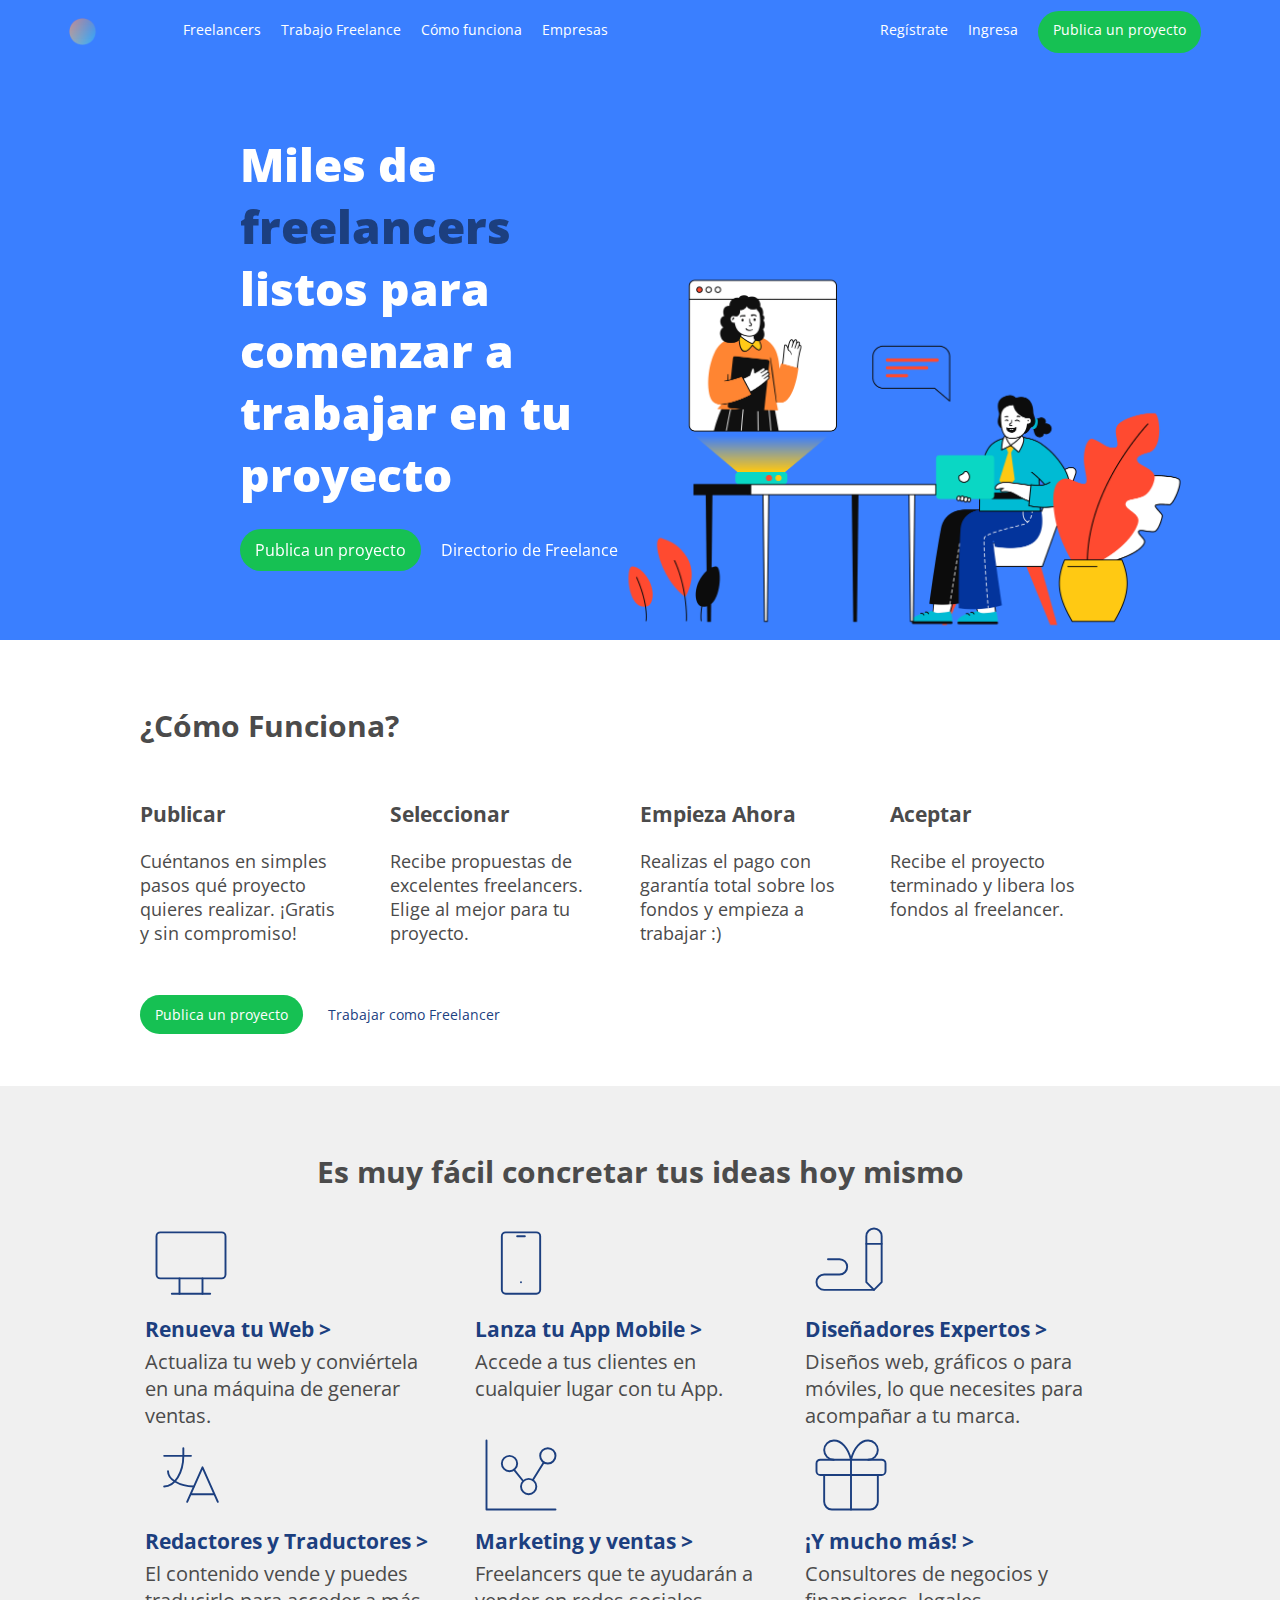
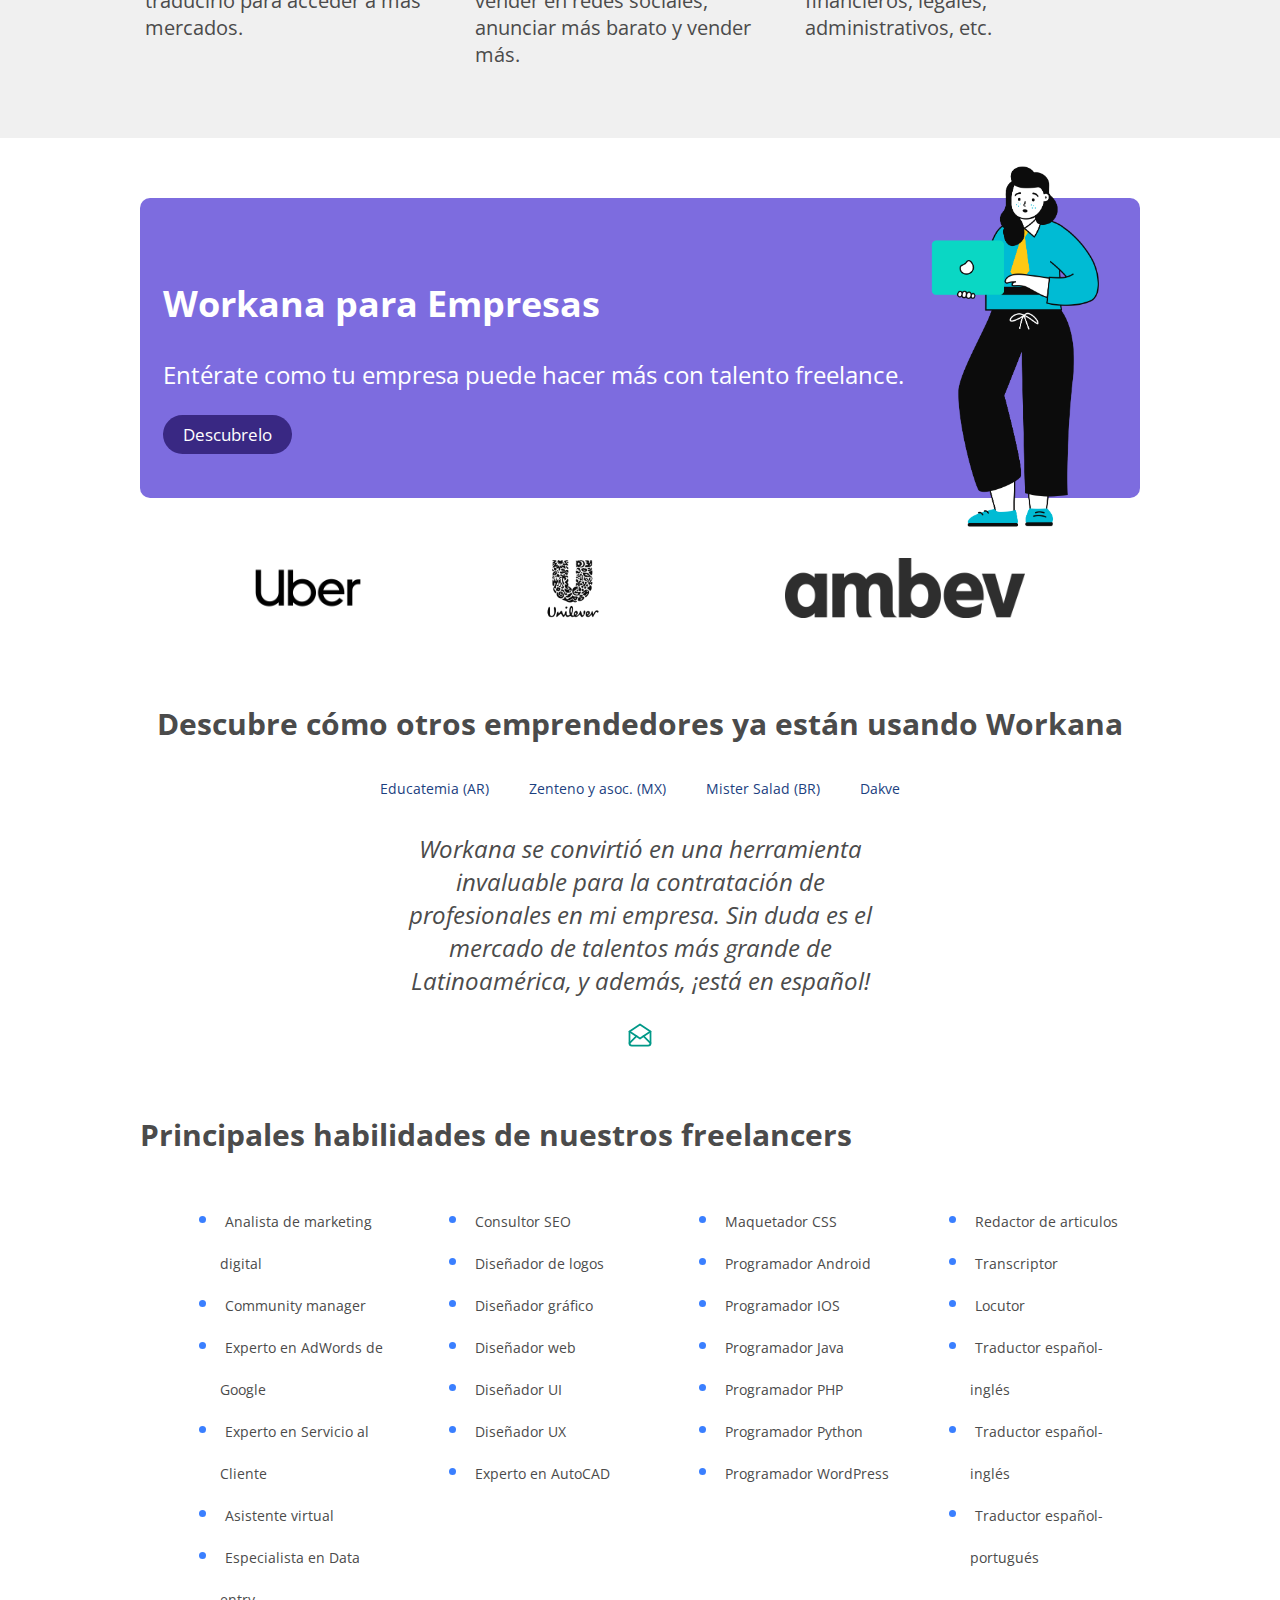
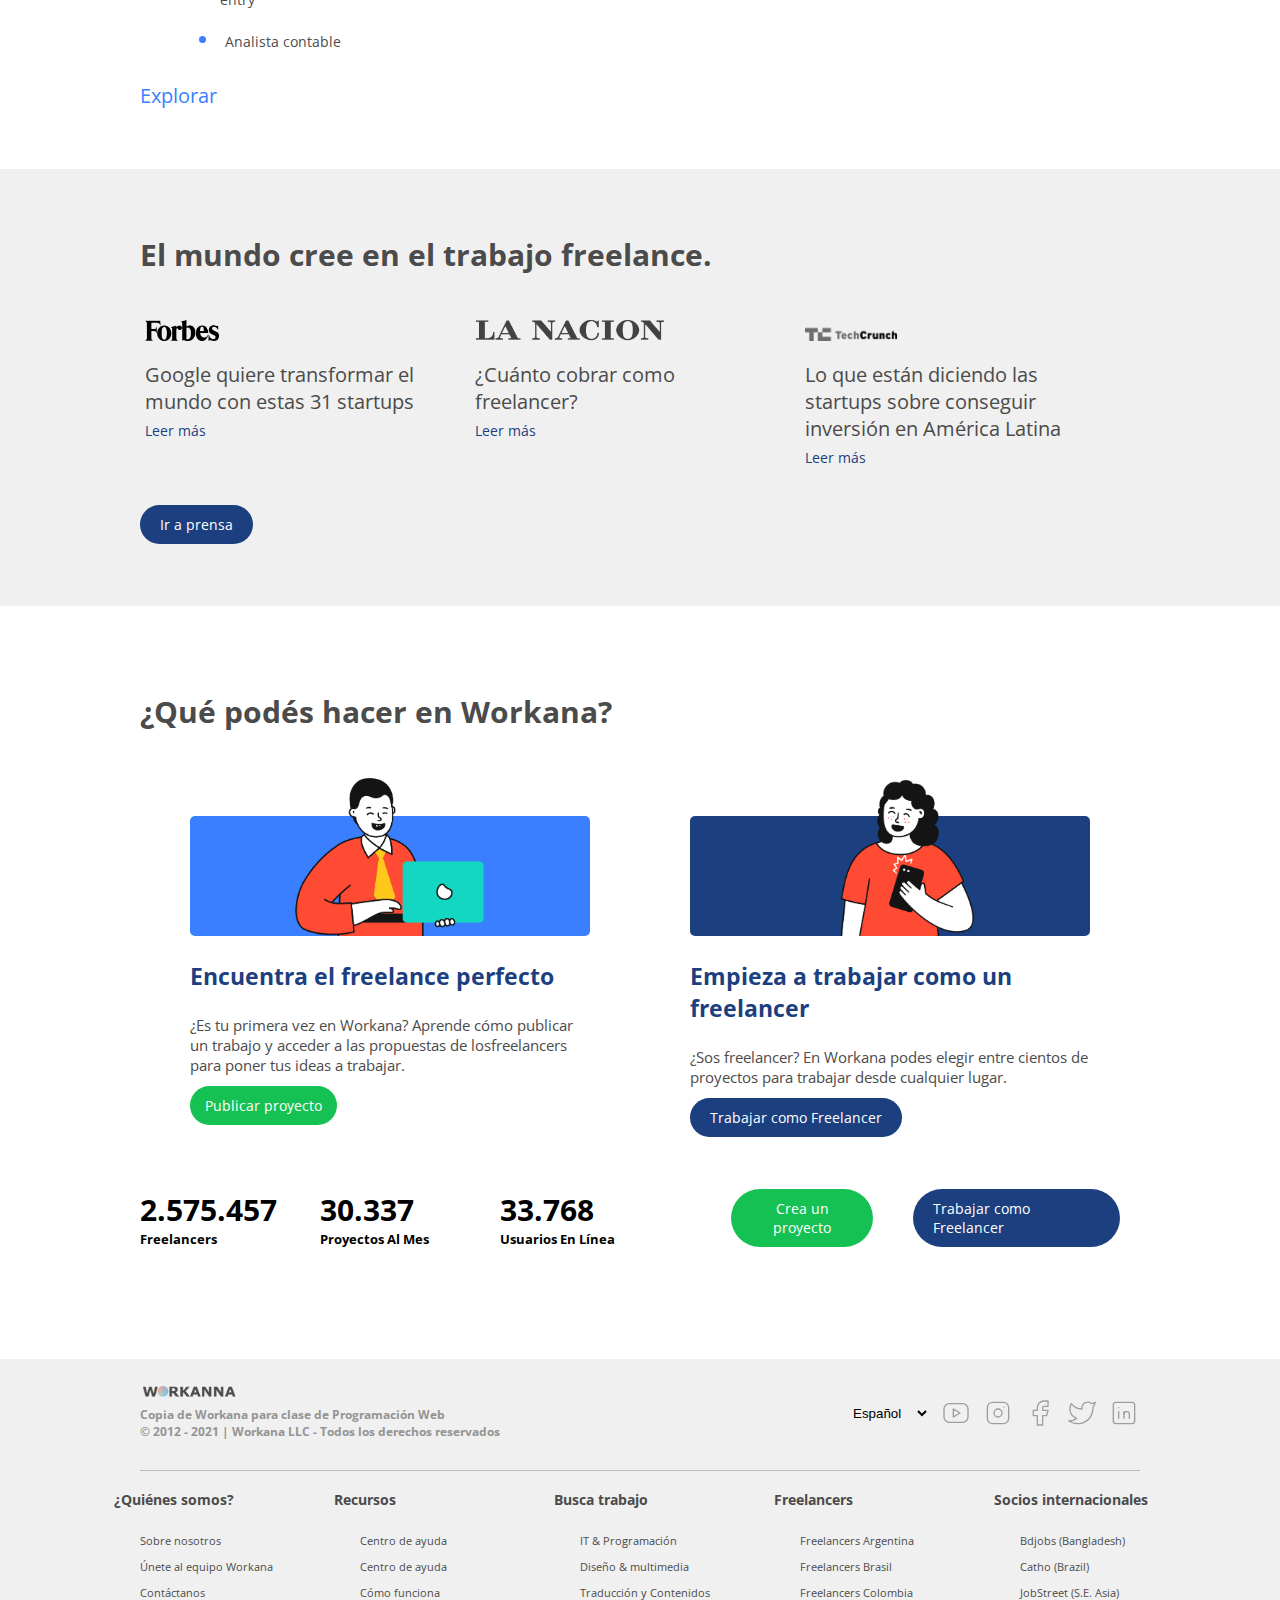
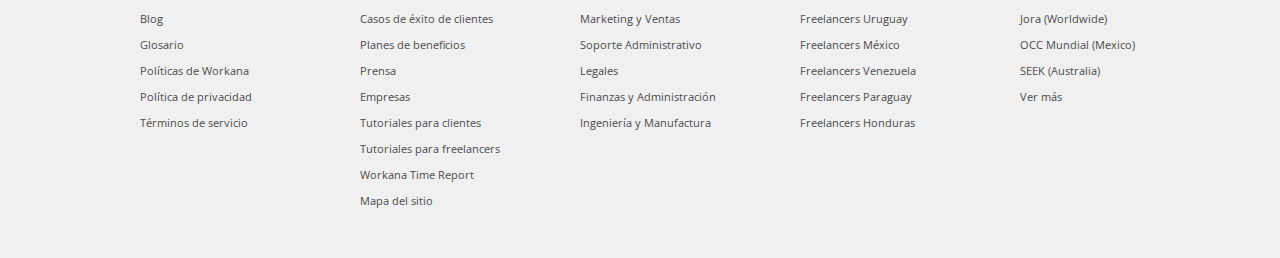
<file: index.html>
<!DOCTYPE html>
<html lang="en">

<head>
    <meta charset="UTF-8">
    <meta http-equiv="X-UA-Compatible" content="IE=edge">
    <meta name="viewport" content="width=device-width, initial-scale=1.0">
    <link rel="stylesheet" href="./CSS/style.css">
    <link rel="stylesheet" href="./CSS/style-effect.css">
    <link rel="preconnect" href="https://fonts.googleapis.com">
    <link rel="preconnect" href="https://fonts.gstatic.com" crossorigin>
    <link href="https://fonts.googleapis.com/css2?family=Roboto:wght@300&display=swap" rel="stylesheet">
    <link rel="preconnect" href="https://fonts.googleapis.com">
    <link rel="preconnect" href="https://fonts.gstatic.com" crossorigin>
    <link href="https://fonts.googleapis.com/css2?family=Open+Sans&display=swap" rel="stylesheet">
    <title>WorkAnna</title>
</head>

<body>
    <header>
        <nav>
            <a class="logo" href="./index.html">
            </a>
            <div class="partes">
                <a href="https://www.workana.com/freelancers?ref=home_top_bar">Freelancers</a>
                <a href="https://www.workana.com/jobs?ref=home_top_bar">Trabajo Freelance</a>
                <a href="https://www.workana.com/how-it-works?ref=home_top_bar">Cómo funciona</a>
                <a href="https://www.workana.com/business?ref=home_top_bar">Empresas</a>
            </div>
            <div class="interaccion">
                <a href="https://www.workana.com/signup?ref=home_top_bar">Regístrate</a>
                <a href="https://www.workana.com/login?ref=home_top_bar">Ingresa</a>
                <a href="https://www.workana.com/post-project-fs/?ref=home_top_bar" class="publica-proyecto">Publica un
                    proyecto</a>
            </div>
        </nav>
        <div class="container-header">
            <div class="separador-imagen">
                <div class="anuncio">Miles de <span class="negrita1">freelancers</span>
                    listos para comenzar a trabajar en tu proyecto</div>

                <img class="personas-img" src="./Media/personas.png" alt="">
            </div>
            <div class="container-a-header">
                <a href="./HTML/not-done.html" class="publica-proyecto">Publica un proyecto</a>
                <a class="directorio" a href="./HTML/not-done.html">Directorio de Freelance</a>
            </div>
        </div>
    </header>

    <main>
        <section id="Informacion">
            <h2>¿Cómo Funciona?</h2>
            <div class="container-Informacion">
                <div class="container-como-funciona">
                    <h3>Publicar</h3>
                    <p>Cuéntanos en simples pasos qué proyecto quieres realizar. ¡Gratis y sin compromiso!</p>
                </div>
                <div class="container-como-funciona">
                    <h3>Seleccionar</h3>
                    <p>Recibe propuestas de excelentes freelancers. Elige al mejor para tu proyecto.</p>
                </div>
                <div class="container-como-funciona">
                    <h3>Empieza Ahora</h3>
                    <p>Realizas el pago con garantía total sobre los fondos y empieza a trabajar :)</p>
                </div>
                <div class="container-como-funciona">
                    <h3>Aceptar</h3>
                    <p>Recibe el proyecto terminado y libera los fondos al freelancer.</p>
                </div>
            </div>
            <a href="./HTML/not-done.html" class="publica-proyecto">Publica un proyecto</a>
            <a href="./HTML/not-done.html">Trabajar como Freelancer</a>
        </section>
        <section class="Proyectos">
            <h2>Es muy fácil concretar tus ideas hoy mismo</h2>
            <div class="container-proyectos">
                <article>
                    <a href="./HTML/not-done.html">
                        <svg xmlns="http://www.w3.org/2000/svg" class="icon icon-tabler icon-tabler-device-desktop"
                            width="92" height="92" viewBox="0 0 24 24" stroke-width="0.5" stroke="#1C3F7F" fill="none"
                            stroke-linecap="round" stroke-linejoin="round">
                            <path stroke="none" d="M0 0h24v24H0z" fill="none" />
                            <rect x="3" y="4" width="18" height="12" rx="1" />
                            <line x1="7" y1="20" x2="17" y2="20" />
                            <line x1="9" y1="16" x2="9" y2="20" />
                            <line x1="15" y1="16" x2="15" y2="20" />
                        </svg>
                        <h4>Renueva tu Web ></h4>
                    </a>
                    <p>Actualiza tu web y conviértela en una máquina de generar ventas.</p>
                </article>
                <article>
                    <a href="./HTML/not-done.html">
                        <svg xmlns="http://www.w3.org/2000/svg" class="icon icon-tabler icon-tabler-device-mobile"
                            width="92" height="92" viewBox="0 0 24 24" stroke-width="0.5" stroke="#1C3F7F" fill="none"
                            stroke-linecap="round" stroke-linejoin="round">
                            <path stroke="none" d="M0 0h24v24H0z" fill="none" />
                            <rect x="7" y="4" width="10" height="16" rx="1" />
                            <line x1="11" y1="5" x2="13" y2="5" />
                            <line x1="12" y1="17" x2="12" y2="17.01" />
                        </svg>
                        <h4>Lanza tu App Mobile ></h4>
                    </a>
                    <p>Accede a tus clientes en cualquier lugar con tu App.</p>
                </article>
                <article>
                    <a href="./HTML/not-done.html">
                        <svg xmlns="http://www.w3.org/2000/svg" class="icon icon-tabler icon-tabler-writing" width="92"
                            height="92" viewBox="0 0 24 24" stroke-width="0.5" stroke="#1C3F7F" fill="none"
                            stroke-linecap="round" stroke-linejoin="round">
                            <path stroke="none" d="M0 0h24v24H0z" fill="none" />
                            <path d="M20 17v-12c0 -1.121 -.879 -2 -2 -2s-2 .879 -2 2v12l2 2l2 -2z" />
                            <path d="M16 7h4" />
                            <path d="M18 19h-13a2 2 0 1 1 0 -4h4a2 2 0 1 0 0 -4h-3" />
                        </svg>
                        <h4>Diseñadores Expertos ></h4>
                    </a>
                    <p>Diseños web, gráficos o para móviles, lo que necesites para acompañar a tu marca.</p>
                </article>
                <article>
                    <a href="./HTML/not-done.html">
                        <svg xmlns="http://www.w3.org/2000/svg" class="icon icon-tabler icon-tabler-language" width="92"
                            height="92" viewBox="0 0 24 24" stroke-width="0.5" stroke="#1C3F7F" fill="none"
                            stroke-linecap="round" stroke-linejoin="round">
                            <path stroke="none" d="M0 0h24v24H0z" fill="none" />
                            <path d="M5 7h7m-2 -2v2a5 8 0 0 1 -5 8m1 -4a7 4 0 0 0 6.7 4" />
                            <path d="M11 19l4 -9l4 9m-.9 -2h-6.2" />
                        </svg>
                        <h4>Redactores y Traductores ></h4>
                    </a>
                    <p>El contenido vende y puedes traducirlo para acceder a más mercados.</p>
                </article>
                <article>
                    <a href="./HTML/not-done.html">
                        <svg xmlns="http://www.w3.org/2000/svg" class="icon icon-tabler icon-tabler-chart-dots"
                            width="92" height="92" viewBox="0 0 24 24" stroke-width="0.5" stroke="#1C3F7F" fill="none"
                            stroke-linecap="round" stroke-linejoin="round">
                            <path stroke="none" d="M0 0h24v24H0z" fill="none" />
                            <path d="M3 3v18h18" />
                            <circle cx="9" cy="9" r="2" />
                            <circle cx="19" cy="7" r="2" />
                            <circle cx="14" cy="15" r="2" />
                            <line x1="10.16" y1="10.62" x2="12.5" y2="13.5" />
                            <path d="M15.088 13.328l2.837 -4.586" />
                        </svg>
                        <h4>Marketing y ventas ></h4>
                    </a>
                    <p>Freelancers que te ayudarán a vender en redes sociales, anunciar más barato y vender más.</p>
                </article>
                <article>
                    <a href="./HTML/not-done.html">
                        <svg xmlns="http://www.w3.org/2000/svg" class="icon icon-tabler icon-tabler-gift" width="92"
                            height="92" viewBox="0 0 24 24" stroke-width="0.5" stroke="#1C3F7F" fill="none"
                            stroke-linecap="round" stroke-linejoin="round">
                            <path stroke="none" d="M0 0h24v24H0z" fill="none" />
                            <rect x="3" y="8" width="18" height="4" rx="1" />
                            <line x1="12" y1="8" x2="12" y2="21" />
                            <path d="M19 12v7a2 2 0 0 1 -2 2h-10a2 2 0 0 1 -2 -2v-7" />
                            <path
                                d="M7.5 8a2.5 2.5 0 0 1 0 -5a4.8 8 0 0 1 4.5 5a4.8 8 0 0 1 4.5 -5a2.5 2.5 0 0 1 0 5" />
                        </svg>
                        <h4>¡Y mucho más! ></h4>
                    </a>
                    <p>Consultores de negocios y financieros, legales, administrativos, etc.</p>
                </article>
            </div>
        </section>
        <section id="Empresas">
            <div class="container-banner">
                <div class="banner">
                    <h2>Workana para Empresas</h2>
                    <p>Entérate como tu empresa puede hacer más con talento freelance.</p>
                    <a href="./HTML/not-done.html">Descubrelo</a>
                </div>
                <img src="./Media/mona.png" alt="">
            </div>
            <div class="container-empresas">
                <img src="./Media/uber.png" alt="">
                <img src="./Media/unilever.png" alt="">
                <img src="./Media/ambev.png" alt="">
            </div>
            <div class="container-descubre">
                <h2 id="Descubre">Descubre cómo otros emprendedores ya están usando Workana</h2>
                <div class="container-anchor-descubre">
                    <a href="./HTML/not-done.html">Educatemia (AR)</a>
                    <a href="./HTML/not-done.html">Zenteno y asoc. (MX)</a>
                    <a href="./HTML/not-done.html">Mister Salad (BR)</a>
                    <a href="./HTML/not-done.html">Dakve</a>
                </div>
                <blockquote>
                    Workana se convirtió en una herramienta invaluable para la contratación de profesionales en mi
                    empresa. Sin duda es el mercado de talentos más grande de Latinoamérica, y además, ¡está en español!
                </blockquote>
                <svg xmlns="http://www.w3.org/2000/svg" class="icon icon-tabler icon-tabler-mail-opened" width="28"
                    height="28" viewBox="0 0 24 24" stroke-width="1.5" stroke="#009988" fill="none"
                    stroke-linecap="round" stroke-linejoin="round">
                    <path stroke="none" d="M0 0h24v24H0z" fill="none" />
                    <polyline points="3 9 12 15 21 9 12 3 3 9" />
                    <path d="M21 9v10a2 2 0 0 1 -2 2h-14a2 2 0 0 1 -2 -2v-10" />
                    <line x1="3" y1="19" x2="9" y2="13" />
                    <line x1="15" y1="13" x2="21" y2="19" />
                </svg>
            </div>
        </section>
        <section id="Habilidades">
            <h2>Principales habilidades de nuestros freelancers</h2>
            <div class="listas">
                <ul>
                    <li><a href="./HTML/not-done.html">Analista de marketing digital</a></li>
                    <li><a href="./HTML/not-done.html">Community manager</a></li>
                    <li><a href="./HTML/not-done.html">Experto en AdWords de Google</a></li>
                    <li><a href="./HTML/not-done.html">Experto en Servicio al Cliente</a></li>
                    <li><a href="./HTML/not-done.html">Asistente virtual</a></li>
                    <li><a href="./HTML/not-done.html">Especialista en Data entry</a></li>
                    <li><a href="./HTML/not-done.html">Analista contable</a></li>
                </ul>
                <ul>
                    <li><a href="./HTML/not-done.html">Consultor SEO</a></li>
                    <li><a href="./HTML/not-done.html">Diseñador de logos</a></li>
                    <li><a href="./HTML/not-done.html">Diseñador gráfico</a></li>
                    <li><a href="./HTML/not-done.html">Diseñador web</a></li>
                    <li><a href="./HTML/not-done.html">Diseñador UI</a></li>
                    <li><a href="./HTML/not-done.html">Diseñador UX</a></li>
                    <li><a href="./HTML/not-done.html">Experto en AutoCAD</a></li>
                </ul>
                <ul>
                    <li><a href="./HTML/not-done.html">Maquetador CSS</a></li>
                    <li><a href="./HTML/not-done.html">Programador Android</a></li>
                    <li><a href="./HTML/not-done.html">Programador IOS</a></li>
                    <li><a href="./HTML/not-done.html">Programador Java</a></li>
                    <li><a href="./HTML/not-done.html">Programador PHP</a></li>
                    <li><a href="./HTML/not-done.html">Programador Python</a></li>
                    <li><a href="./HTML/not-done.html">Programador WordPress</a></li>
                </ul>
                <ul>
                    <li><a href="./HTML/not-done.html">Redactor de articulos</a></li>
                    <li><a href="./HTML/not-done.html">Transcriptor</a></li>
                    <li><a href="./HTML/not-done.html">Locutor</a></li>
                    <li><a href="./HTML/not-done.html">Traductor español-inglés</a></li>
                    <li><a href="./HTML/not-done.html">Traductor español-inglés</a></li>
                    <li><a href="./HTML/not-done.html">Traductor español-portugués</a></li>
                </ul>
            </div>
            <a href="./HTML/not-done.html">Explorar</a>
        </section>
        <section id="Noticias" class="Proyectos">
            <div class="super-container">
                <h2>El mundo cree en el trabajo freelance.</h2>
                <div class="container-proyectos">
                    <article>
                        <a href="./HTML/not-done.html">
                            <img src="./Media/forbes.png" alt="">
                        </a>
                        <p>Google quiere transformar el mundo con estas 31 startups</p>
                        <a href="./HTML/not-done.html">Leer más</a>
                    </article>
                    <article>
                        <a href="./HTML/not-done.html">
                            <img src="./Media/lanacion.png" alt="">
                        </a>
                        <p>¿Cuánto cobrar como freelancer?</p><a href="./HTML/not-done.html">Leer más</a>
                    </article>
                    <article>
                        <a href="./HTML/not-done.html">
                            <img src="./Media/tech.png" alt="">
                        </a>
                        <p>Lo que están diciendo las startups sobre conseguir inversión en América Latina</p>
                        <a href="./HTML/not-done.html">Leer más</a>
                    </article>
                </div>
                <a class="boto-azul" a href="./HTML/not-done.html">Ir a prensa</a>
            </div>
        </section>
        <section id="Posibilidades">
            <h2>¿Qué podés hacer en Workana?</h2>
            <div class="container-card">
                <div class="card">
                    <figure><img src="./Media/ecuentra3.png" alt=""></figure>
                    <h3>Encuentra el freelance perfecto</h3>
                    <p>¿Es tu primera vez en Workana? Aprende cómo publicar un trabajo y acceder a las propuestas de
                        losfreelancers para poner tus ideas a trabajar.</p>
                    <a class="publica-proyecto" a href="./HTML/not-done.html">Publicar proyecto</a>
                </div>
                <div class="card">
                    <figure class="fondo-dif"><img src="./Media/encuentra4.png" alt=""></figure>
                    <h3>Empieza a trabajar como un freelancer</h3>
                    <p>¿Sos freelancer? En Workana podes elegir entre cientos de proyectos para trabajar desde cualquier
                        lugar.</p>
                    <a class="boton-azul" a href="./HTML/not-done.html">Trabajar como Freelancer</a>
                </div>
            </div>
            <div class="container-stats">
                <div class="statistics">
                    <div class="stat">
                        <h4>2.575.457</h4>
                        <h6>Freelancers</h6>
                    </div>
                    <div class="stat">
                        <h4>30.337</h4>
                        <h6>Proyectos Al Mes</h6>
                    </div>
                    <div class="stat">
                        <h4>33.768</h4>
                        <h6>Usuarios En Línea</h6>
                    </div>
                </div>
                <div class="enlaces">
                    <a class="publica-proyecto" a href="./HTML/not-done.html">Crea un proyecto</a>
                    <a class="boton-azul" a href="./HTML/not-done.html">Trabajar como Freelancer</a>
                </div>
            </div>
        </section>
    </main>

    <footer>
        <section id="header-footer">
            <div class="Derechos">
                <a href="./index.html"> <img src="./Media/logo2.png" alt=""></a>
                <h6>Copia de Workana para clase de Programación Web<br>
                    © 2012 - 2021 | Workana LLC - Todos los derechos reservados</h6>
            </div>
            <div class="Redes">
                <form action="">
                    <select name="idioma" id="idioma">
                        <option value="es">Español</option>
                        <option value="pt">Portugués</option>
                    </select>
                </form>
                <a href="./HTML/not-done.html" class="svg"><svg xmlns="http://www.w3.org/2000/svg"
                        class="icon icon-tabler icon-tabler-brand-youtube" width="32" height="32" viewBox="0 0 24 24"
                        stroke-width="1" stroke="#9e9e9e" fill="none" stroke-linecap="round" stroke-linejoin="round">
                        <path stroke="none" d="M0 0h24v24H0z" fill="none" />
                        <rect x="3" y="5" width="18" height="14" rx="4" />
                        <path d="M10 9l5 3l-5 3z" />
                    </svg></a>
                <a href="./HTML/not-done.html" class="svg"><svg xmlns="http://www.w3.org/2000/svg"
                        class="icon icon-tabler icon-tabler-brand-instagram" width="32" height="32" viewBox="0 0 24 24"
                        stroke-width="1" stroke="#9e9e9e" fill="none" stroke-linecap="round" stroke-linejoin="round">
                        <path stroke="none" d="M0 0h24v24H0z" fill="none" />
                        <rect x="4" y="4" width="16" height="16" rx="4" />
                        <circle cx="12" cy="12" r="3" />
                        <line x1="16.5" y1="7.5" x2="16.5" y2="7.501" />
                    </svg></a>
                <a href="./HTML/not-done.html" class="svg"><svg xmlns="http://www.w3.org/2000/svg"
                        class="icon icon-tabler icon-tabler-brand-facebook" width="32" height="32" viewBox="0 0 24 24"
                        stroke-width="1" stroke="#9e9e9e" fill="none" stroke-linecap="round" stroke-linejoin="round">
                        <path stroke="none" d="M0 0h24v24H0z" fill="none" />
                        <path d="M7 10v4h3v7h4v-7h3l1 -4h-4v-2a1 1 0 0 1 1 -1h3v-4h-3a5 5 0 0 0 -5 5v2h-3" />
                    </svg></a>
                <a href="./HTML/not-done.html" class="svg"><svg xmlns="http://www.w3.org/2000/svg"
                        class="icon icon-tabler icon-tabler-brand-twitter" width="32" height="32" viewBox="0 0 24 24"
                        stroke-width="1" stroke="#9e9e9e" fill="none" stroke-linecap="round" stroke-linejoin="round">
                        <path stroke="none" d="M0 0h24v24H0z" fill="none" />
                        <path
                            d="M22 4.01c-1 .49 -1.98 .689 -3 .99c-1.121 -1.265 -2.783 -1.335 -4.38 -.737s-2.643 2.06 -2.62 3.737v1c-3.245 .083 -6.135 -1.395 -8 -4c0 0 -4.182 7.433 4 11c-1.872 1.247 -3.739 2.088 -6 2c3.308 1.803 6.913 2.423 10.034 1.517c3.58 -1.04 6.522 -3.723 7.651 -7.742a13.84 13.84 0 0 0 .497 -3.753c-.002 -.249 1.51 -2.772 1.818 -4.013z" />
                    </svg></a>
                <a href="./HTML/not-done.html" class="svg"><svg xmlns="http://www.w3.org/2000/svg"
                        class="icon icon-tabler icon-tabler-brand-linkedin" width="32" height="32" viewBox="0 0 24 24"
                        stroke-width="1" stroke="#9e9e9e" fill="none" stroke-linecap="round" stroke-linejoin="round">
                        <path stroke="none" d="M0 0h24v24H0z" fill="none" />
                        <rect x="4" y="4" width="16" height="16" rx="2" />
                        <line x1="8" y1="11" x2="8" y2="16" />
                        <line x1="8" y1="8" x2="8" y2="8.01" />
                        <line x1="12" y1="16" x2="12" y2="11" />
                        <path d="M16 16v-3a2 2 0 0 0 -4 0" />
                    </svg></a>
            </div>
        </section>
        <section id="summary">
            <div class="container-summary">
                <h4>¿Quiénes somos?</h4>
                <ul>
                    <li><a href="./HTML/about.html">Sobre nosotros</a></li>
                    <li><a href="./HTML/not-done.html">Únete al equipo Workana</a></li>
                    <li><a href="./HTML/not-done.html">Contáctanos</a></li>
                    <li><a href="./HTML/not-done.html">Blog</a></li>
                    <li><a href="./HTML/not-done.html">Glosario</a></li>
                    <li><a href="./HTML/not-done.html">Políticas de Workana</a></li>
                    <li><a href="./HTML/not-done.html">Política de privacidad</a></li>
                    <li><a href="./HTML/not-done.html">Términos de servicio</a></li>
                </ul>
            </div>
            <div class="container-summary">
                <h4>Recursos</h4>
                <ul>
                    <li><a href="./HTML/not-done.html">Centro de ayuda</a></li>
                    <li><a href="./HTML/not-done.html">Centro de ayuda</a></li>
                    <li><a href="./HTML/not-done.html">Cómo funciona</a></li>
                    <li><a href="./HTML/not-done.html">Casos de éxito de clientes</a></li>
                    <li><a href="./HTML/not-done.html">Planes de beneficios</a></li>
                    <li><a href="./HTML/not-done.html">Prensa</a></li>
                    <li><a href="./HTML/not-done.html">Empresas</a></li>
                    <li><a href="./HTML/not-done.html">Tutoriales para clientes</a></li>
                    <li><a href="./HTML/not-done.html">Tutoriales para freelancers</a></li>
                    <li><a href="./HTML/not-done.html">Workana Time Report</a></li>
                    <li><a href="./HTML/not-done.html">Mapa del sitio</a></li>
                </ul>
            </div>
            <div class="container-summary">
                <h4>Busca trabajo</h4>
                <ul>
                    <li><a href="./HTML/not-done.html">IT & Programación</a></li>
                    <li><a href="./HTML/not-done.html">Diseño & multimedia</a></li>
                    <li><a href="./HTML/not-done.html">Traducción y Contenidos</a></li>
                    <li><a href="./HTML/not-done.html">Marketing y Ventas</a></li>
                    <li><a href="./HTML/not-done.html">Soporte Administrativo</a></li>
                    <li><a href="./HTML/not-done.html">Legales</a></li>
                    <li><a href="./HTML/not-done.html">Finanzas y Administración</a></li>
                    <li><a href="./HTML/not-done.html">Ingeniería y Manufactura</a></li>
                </ul>
            </div>
            <div class="container-summary">
                <h4>Freelancers</h4>
                <ul>
                    <li><a href="./HTML/not-done.html">Freelancers Argentina</a></li>
                    <li><a href="./HTML/not-done.html">Freelancers Brasil</a></li>
                    <li><a href="./HTML/not-done.html">Freelancers Colombia</a></li>
                    <li><a href="./HTML/not-done.html">Freelancers Uruguay</a></li>
                    <li><a href="./HTML/not-done.html">Freelancers México</a></li>
                    <li><a href="./HTML/not-done.html">Freelancers Venezuela</a></li>
                    <li><a href="./HTML/not-done.html">Freelancers Paraguay</a></li>
                    <li><a href="./HTML/not-done.html">Freelancers Honduras</a></li>
                </ul>
            </div>
            <div class="container-summary">
                <h4>Socios internacionales</h4>
                <ul>
                    <li><a href="./HTML/not-done.html">Bdjobs (Bangladesh)</a></li>
                    <li><a href="./HTML/not-done.html">Catho (Brazil)</a></li>
                    <li><a href="./HTML/not-done.html">JobStreet (S.E. Asia)</a></li>
                    <li><a href="./HTML/not-done.html">Jora (Worldwide)</a></li>
                    <li><a href="./HTML/not-done.html">OCC Mundial (Mexico)</a></li>
                    <li><a href="./HTML/not-done.html">SEEK (Australia)</a></li>
                    <li><a href="./HTML/not-done.html">Ver más</a></li>
                </ul>
            </div>
        </section>
    </footer>
</body>

</html>
</file>
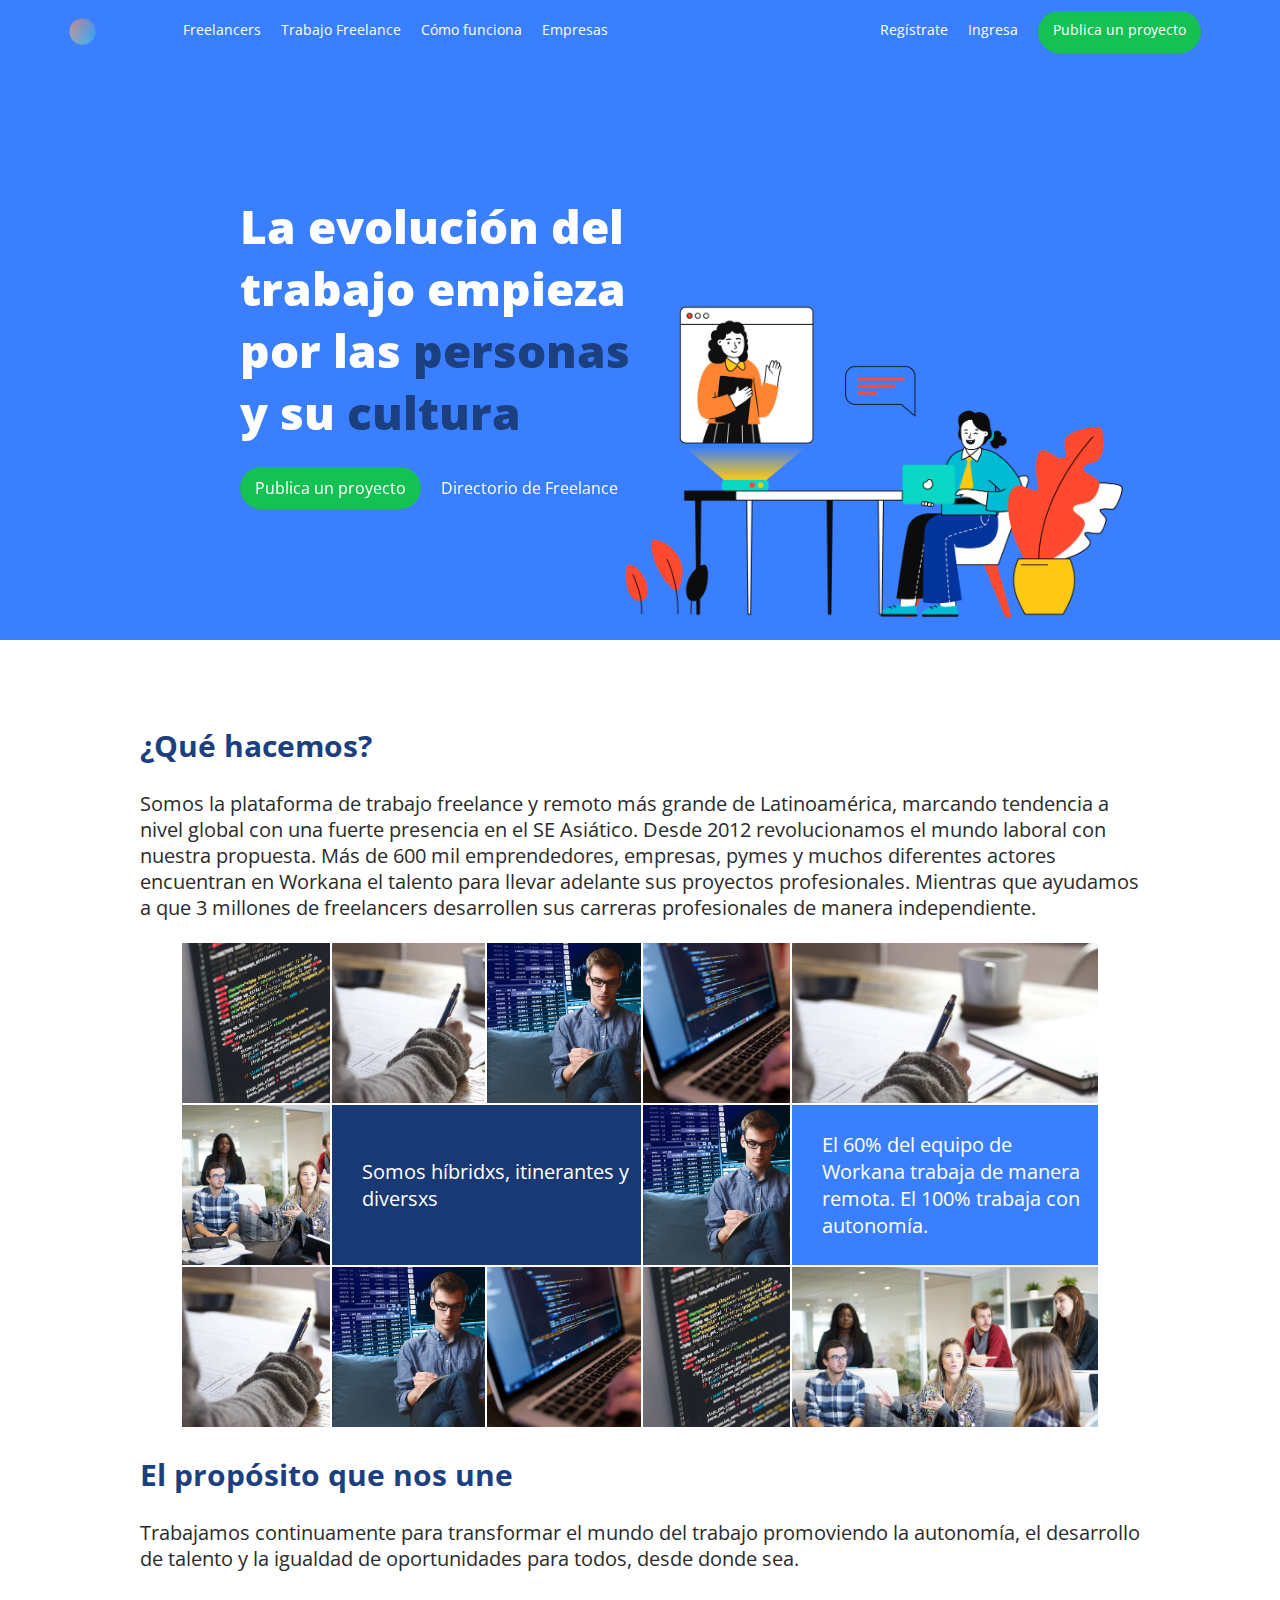
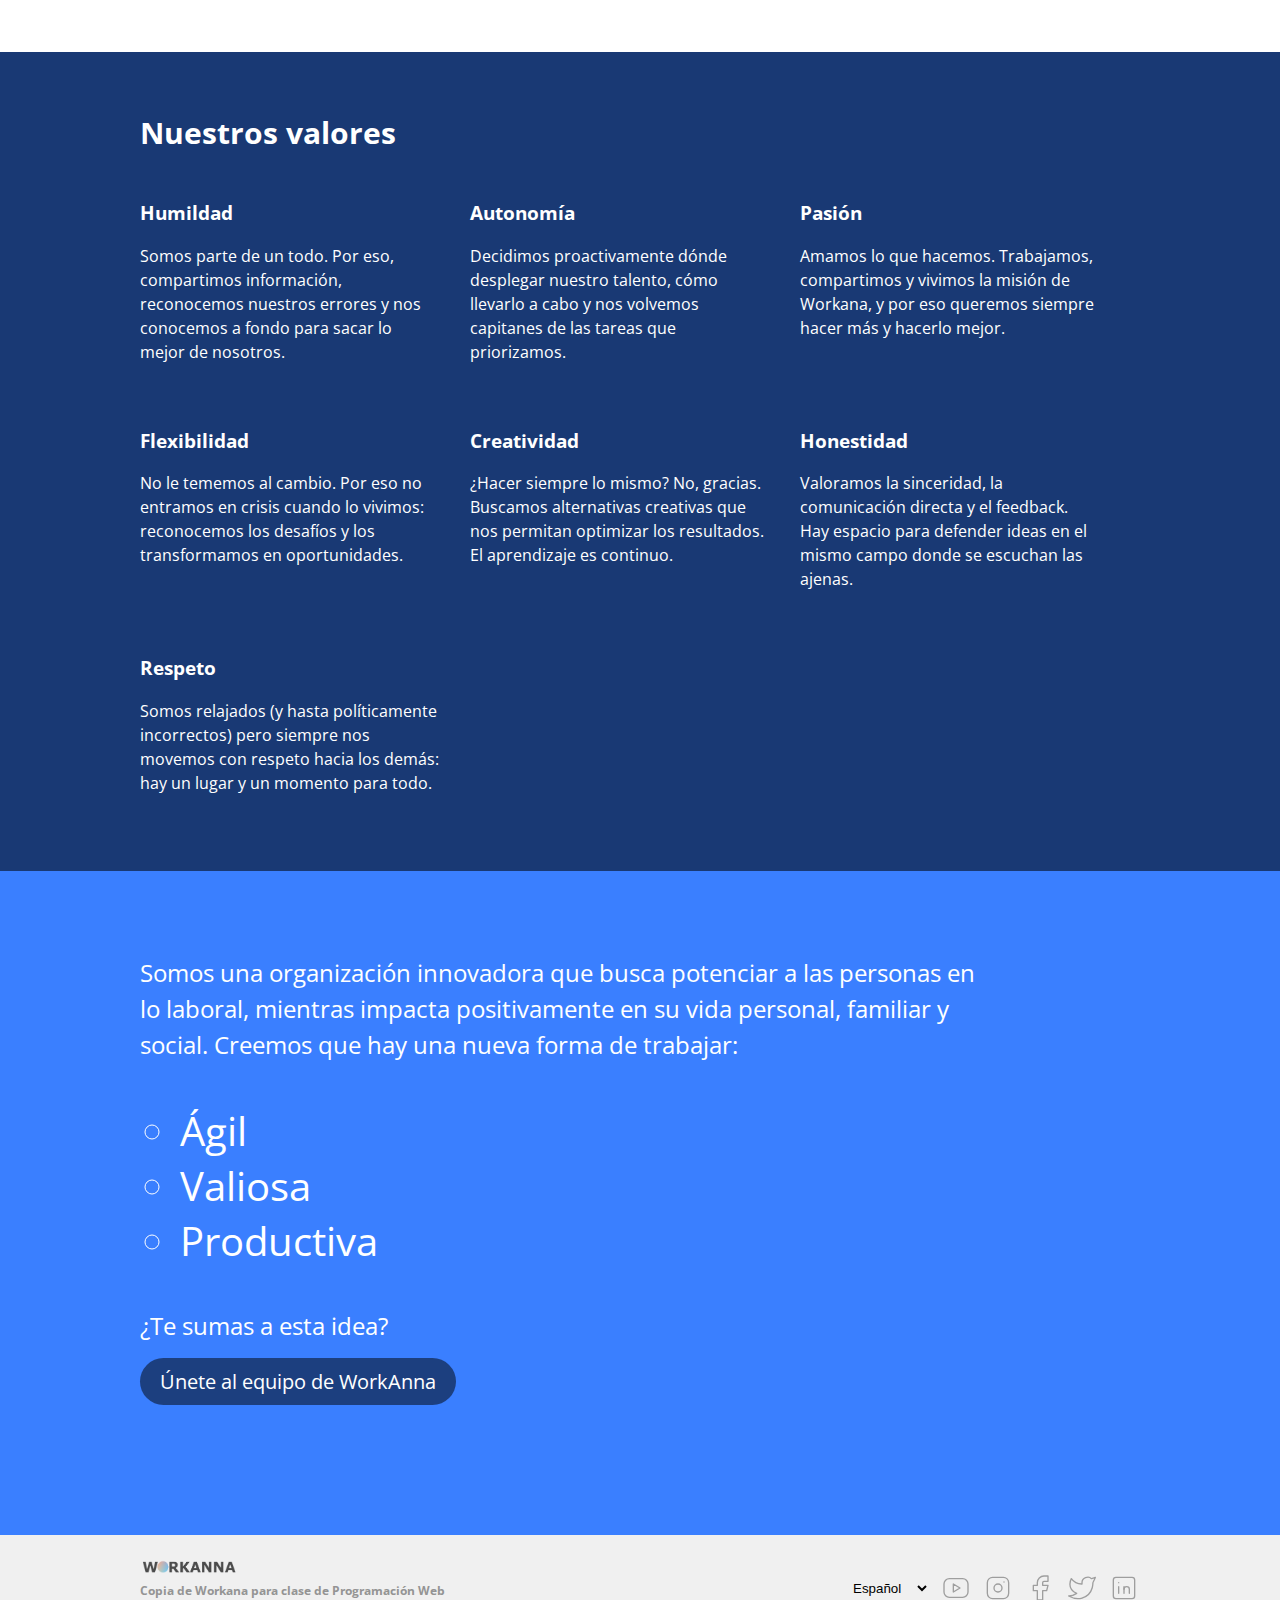
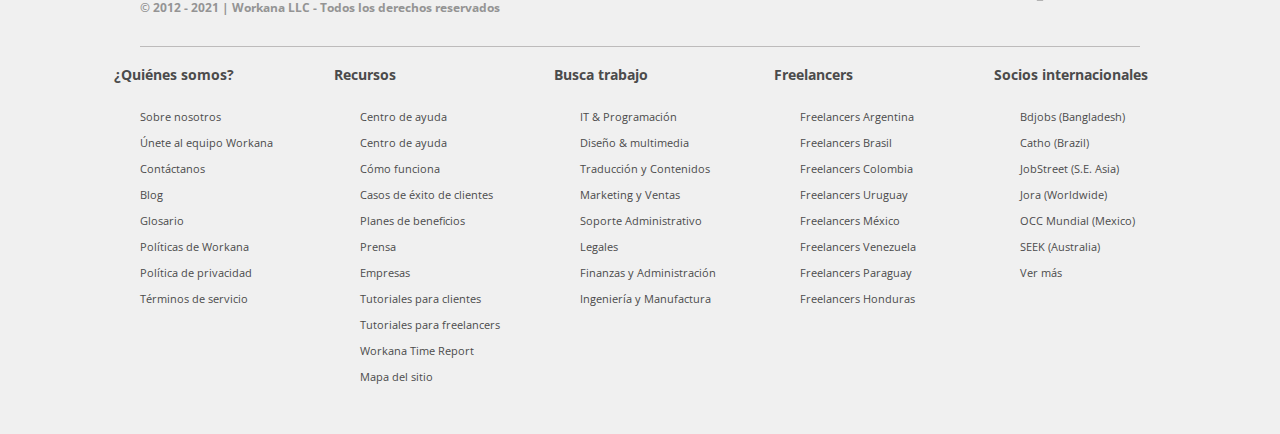
<file: HTML/about.html>
<!DOCTYPE html>
<html lang="en">

<head>
    <meta charset="UTF-8">
    <meta http-equiv="X-UA-Compatible" content="IE=edge">
    <meta name="viewport" content="width=device-width, initial-scale=1.0">
    <link rel="preconnect" href="https://fonts.googleapis.com">
    <link rel="preconnect" href="https://fonts.gstatic.com" crossorigin>
    <link href="https://fonts.googleapis.com/css2?family=Roboto:wght@300&display=swap" rel="stylesheet">
    <link rel="preconnect" href="https://fonts.googleapis.com">
    <link rel="preconnect" href="https://fonts.gstatic.com" crossorigin>
    <link href="https://fonts.googleapis.com/css2?family=Open+Sans&display=swap" rel="stylesheet">
    <link rel="stylesheet" href="../CSS/style.css">
    <link rel="stylesheet" href="../CSS/style-effect.css">
    <link rel="stylesheet" href="../CSS/style-about.css">
    <title>WorAnna-¿Quiénes Somos?</title>
</head>

<body>

    <header>
        <nav>
            <a class="logo" href="../index.html">
            </a>
            <div class="partes">
                <a href="https://www.workana.com/freelancers?ref=home_top_bar">Freelancers</a>
                <a href="https://www.workana.com/jobs?ref=home_top_bar">Trabajo Freelance</a>
                <a href="https://www.workana.com/how-it-works?ref=home_top_bar">Cómo funciona</a>
                <a href="https://www.workana.com/business?ref=home_top_bar">Empresas</a>
            </div>
            <div class="interaccion">
                <a href="https://www.workana.com/signup?ref=home_top_bar">Regístrate</a>
                <a href="https://www.workana.com/login?ref=home_top_bar">Ingresa</a>
                <a href="https://www.workana.com/post-project-fs/?ref=home_top_bar" class="publica-proyecto">Publica un
                    proyecto</a>
            </div>
        </nav>
        <div class="container-header">
            <div class="anuncio">La evolución del trabajo empieza por
                las <span class="negrita1">personas</span> y su
                <span class="negrita1">cultura</span>
            </div>

            <img class="personas-img" src="..//Media/personas.png" alt="">

            <div class="container-a-header">
                <a href="./not-done.html" class="publica-proyecto">Publica un proyecto</a>
                <a class="directorio" a href="./not-done.html">Directorio de Freelance</a>
            </div>
        </div>
    </header>

    <main>
        <section id="Que-hacemos">
            <div class="container-que">
                <div class="filosofia">
                    <h2>¿Qué hacemos?</h2>
                    <p>Somos la plataforma de trabajo freelance y remoto más grande de Latinoamérica, marcando tendencia
                        a
                        nivel global con una fuerte presencia en el SE Asiático. Desde 2012 revolucionamos el mundo
                        laboral
                        con nuestra propuesta.
                        Más de 600 mil emprendedores, empresas, pymes y muchos diferentes actores encuentran en Workana
                        el
                        talento para llevar adelante sus proyectos profesionales. Mientras que ayudamos a que 3 millones
                        de
                        freelancers desarrollen sus carreras profesionales de manera independiente.</p>
                </div>
                <figure class="container-fotos">
                    <table class="fotografias">
                        <tr>
                            <td></td>
                            <td></td>
                            <td></td>
                            <td></td>
                            <td colspan="2" rowspan="1"></td>
                        </tr>
                        <tr>
                            <td></td>
                            <td colspan="2">Somos híbridxs, itinerantes y diversxs</td>
                            <td></td>
                            <td colspan="2">El 60% del equipo de Workana trabaja de manera remota. El 100% trabaja con
                                autonomía.</td>
                        </tr>
                        <tr>
                            <td></td>
                            <td></td>
                            <td></td>
                            <td></td>
                            <td></td>
                        </tr>
                    </table>
                </figure>
                <div class="filosofia">
                    <h2>El propósito que nos une</h2>
                    <p>Trabajamos continuamente para transformar el mundo del trabajo promoviendo la autonomía, el
                        desarrollo de talento y la igualdad de oportunidades para todos, desde donde sea.</p>
                </div>
            </div>
        </section>
        <section id="Valores">
            <div class="container-valores">
                <h2>Nuestros valores</h2>
                <div class="valores">
                    <div>
                        <h3>Humildad</h3>
                        <p>Somos parte de un todo. Por eso, compartimos información, reconocemos nuestros errores y nos
                            conocemos a fondo para sacar lo mejor de nosotros.</p>
                    </div>
                    <div>
                        <h3>Autonomía</h3>
                        <p>Decidimos proactivamente dónde desplegar nuestro talento, cómo llevarlo a cabo y nos volvemos
                            capitanes de las tareas que priorizamos.</p>
                    </div>
                    <div>
                        <h3>Pasión</h3>
                        <p>Amamos lo que hacemos. Trabajamos, compartimos y vivimos la misión de Workana, y por eso
                            queremos
                            siempre hacer más y hacerlo mejor.</p>
                    </div>
                    <div>
                        <h3>Flexibilidad</h3>
                        <p>No le tememos al cambio. Por eso no entramos en crisis cuando lo vivimos: reconocemos los
                            desafíos y los transformamos en oportunidades.</p>
                    </div>
                    <div>
                        <h3>Creatividad</h3>
                        <p>¿Hacer siempre lo mismo? No, gracias. Buscamos alternativas creativas que nos permitan
                            optimizar
                            los resultados. El aprendizaje es continuo.</p>
                    </div>
                    <div>
                        <h3>Honestidad</h3>
                        <p>Valoramos la sinceridad, la comunicación directa y el feedback. Hay espacio para defender
                            ideas
                            en el mismo campo donde se escuchan las ajenas.</p>
                    </div>
                    <div>
                        <h3>Respeto</h3>
                        <p>Somos relajados (y hasta políticamente incorrectos) pero siempre nos movemos con respeto
                            hacia
                            los demás: hay un lugar y un momento para todo.</p>
                    </div>
                </div>
            </div>
        </section>
        <section id="Random">
            <div class="container-random">
                <p>Somos una organización innovadora que busca potenciar a las personas en lo laboral, mientras impacta
                    positivamente en su vida personal, familiar y social.
                    Creemos que hay una nueva forma de trabajar:</p>
                <ul>
                    <li>Ágil</li>
                    <li>Valiosa</li>
                    <li>Productiva</li>
                </ul>
                <p>¿Te sumas a esta idea?</p>
                <a href="./hiring.html" class="boton-azul">Únete al equipo de WorkAnna</a>
            </div>
        </section>
    </main>

    <footer>
        <section id="header-footer">
            <div class="Derechos">
                <a href="../index.html"><img src="../Media/logo2.png" alt=""></a>
                <h6>Copia de Workana para clase de Programación Web<br>
                    © 2012 - 2021 | Workana LLC - Todos los derechos reservados</h6>
            </div>
            <div class="Redes">
                <form action="">
                    <select name="idioma" id="idioma">
                        <option value="es">Español</option>
                        <option value="pt">Portugués</option>
                    </select>
                </form>
                <a href="./not-done.html" class="svg"><svg xmlns="http://www.w3.org/2000/svg"
                        class="icon icon-tabler icon-tabler-brand-youtube" width="32" height="32" viewBox="0 0 24 24"
                        stroke-width="1" stroke="#9e9e9e" fill="none" stroke-linecap="round" stroke-linejoin="round">
                        <path stroke="none" d="M0 0h24v24H0z" fill="none" />
                        <rect x="3" y="5" width="18" height="14" rx="4" />
                        <path d="M10 9l5 3l-5 3z" />
                    </svg></a>
                <a href="./not-done.html" class="svg"><svg xmlns="http://www.w3.org/2000/svg"
                        class="icon icon-tabler icon-tabler-brand-instagram" width="32" height="32" viewBox="0 0 24 24"
                        stroke-width="1" stroke="#9e9e9e" fill="none" stroke-linecap="round" stroke-linejoin="round">
                        <path stroke="none" d="M0 0h24v24H0z" fill="none" />
                        <rect x="4" y="4" width="16" height="16" rx="4" />
                        <circle cx="12" cy="12" r="3" />
                        <line x1="16.5" y1="7.5" x2="16.5" y2="7.501" />
                    </svg></a>
                <a href="./not-done.html" class="svg"><svg xmlns="http://www.w3.org/2000/svg"
                        class="icon icon-tabler icon-tabler-brand-facebook" width="32" height="32" viewBox="0 0 24 24"
                        stroke-width="1" stroke="#9e9e9e" fill="none" stroke-linecap="round" stroke-linejoin="round">
                        <path stroke="none" d="M0 0h24v24H0z" fill="none" />
                        <path d="M7 10v4h3v7h4v-7h3l1 -4h-4v-2a1 1 0 0 1 1 -1h3v-4h-3a5 5 0 0 0 -5 5v2h-3" />
                    </svg></a>
                <a href="./not-done.html" class="svg"><svg xmlns="http://www.w3.org/2000/svg"
                        class="icon icon-tabler icon-tabler-brand-twitter" width="32" height="32" viewBox="0 0 24 24"
                        stroke-width="1" stroke="#9e9e9e" fill="none" stroke-linecap="round" stroke-linejoin="round">
                        <path stroke="none" d="M0 0h24v24H0z" fill="none" />
                        <path
                            d="M22 4.01c-1 .49 -1.98 .689 -3 .99c-1.121 -1.265 -2.783 -1.335 -4.38 -.737s-2.643 2.06 -2.62 3.737v1c-3.245 .083 -6.135 -1.395 -8 -4c0 0 -4.182 7.433 4 11c-1.872 1.247 -3.739 2.088 -6 2c3.308 1.803 6.913 2.423 10.034 1.517c3.58 -1.04 6.522 -3.723 7.651 -7.742a13.84 13.84 0 0 0 .497 -3.753c-.002 -.249 1.51 -2.772 1.818 -4.013z" />
                    </svg></a>
                <a href="./not-done.html" class="svg"><svg xmlns="http://www.w3.org/2000/svg"
                        class="icon icon-tabler icon-tabler-brand-linkedin" width="32" height="32" viewBox="0 0 24 24"
                        stroke-width="1" stroke="#9e9e9e" fill="none" stroke-linecap="round" stroke-linejoin="round">
                        <path stroke="none" d="M0 0h24v24H0z" fill="none" />
                        <rect x="4" y="4" width="16" height="16" rx="2" />
                        <line x1="8" y1="11" x2="8" y2="16" />
                        <line x1="8" y1="8" x2="8" y2="8.01" />
                        <line x1="12" y1="16" x2="12" y2="11" />
                        <path d="M16 16v-3a2 2 0 0 0 -4 0" />
                    </svg></a>
            </div>
        </section>
        <section id="summary">
            <div class="container-summary">
                <h4>¿Quiénes somos?</h4>
                <ul>
                    <li><a href="../HTML/about.html">Sobre nosotros</a></li>
                    <li><a href="./not-done.html">Únete al equipo Workana</a></li>
                    <li><a href="./not-done.html">Contáctanos</a></li>
                    <li><a href="./not-done.html">Blog</a></li>
                    <li><a href="./not-done.html">Glosario</a></li>
                    <li><a href="./not-done.html">Políticas de Workana</a></li>
                    <li><a href="./not-done.html">Política de privacidad</a></li>
                    <li><a href="./not-done.html">Términos de servicio</a></li>
                </ul>
            </div>
            <div class="container-summary">
                <h4>Recursos</h4>
                <ul>
                    <li><a href="./not-done.html">Centro de ayuda</a></li>
                    <li><a href="./not-done.html">Centro de ayuda</a></li>
                    <li><a href="./not-done.html">Cómo funciona</a></li>
                    <li><a href="./not-done.html">Casos de éxito de clientes</a></li>
                    <li><a href="./not-done.html">Planes de beneficios</a></li>
                    <li><a href="./not-done.html">Prensa</a></li>
                    <li><a href="./not-done.html">Empresas</a></li>
                    <li><a href="./not-done.html">Tutoriales para clientes</a></li>
                    <li><a href="./not-done.html">Tutoriales para freelancers</a></li>
                    <li><a href="./not-done.html">Workana Time Report</a></li>
                    <li><a href="./not-done.html">Mapa del sitio</a></li>
                </ul>
            </div>
            <div class="container-summary">
                <h4>Busca trabajo</h4>
                <ul>
                    <li><a href="./not-done.html">IT & Programación</a></li>
                    <li><a href="./not-done.html">Diseño & multimedia</a></li>
                    <li><a href="./not-done.html">Traducción y Contenidos</a></li>
                    <li><a href="./not-done.html">Marketing y Ventas</a></li>
                    <li><a href="./not-done.html">Soporte Administrativo</a></li>
                    <li><a href="./not-done.html">Legales</a></li>
                    <li><a href="./not-done.html">Finanzas y Administración</a></li>
                    <li><a href="./not-done.html">Ingeniería y Manufactura</a></li>
                </ul>
            </div>
            <div class="container-summary">
                <h4>Freelancers</h4>
                <ul>
                    <li><a href="./not-done.html">Freelancers Argentina</a></li>
                    <li><a href="./not-done.html">Freelancers Brasil</a></li>
                    <li><a href="./not-done.html">Freelancers Colombia</a></li>
                    <li><a href="./not-done.html">Freelancers Uruguay</a></li>
                    <li><a href="./not-done.html">Freelancers México</a></li>
                    <li><a href="./not-done.html">Freelancers Venezuela</a></li>
                    <li><a href="./not-done.html">Freelancers Paraguay</a></li>
                    <li><a href="./not-done.html">Freelancers Honduras</a></li>
                </ul>
            </div>
            <div class="container-summary">
                <h4>Socios internacionales</h4>
                <ul>
                    <li><a href="./not-done.html">Bdjobs (Bangladesh)</a></li>
                    <li><a href="./not-done.html">Catho (Brazil)</a></li>
                    <li><a href="./not-done.html">JobStreet (S.E. Asia)</a></li>
                    <li><a href="./not-done.html">Jora (Worldwide)</a></li>
                    <li><a href="./not-done.html">OCC Mundial (Mexico)</a></li>
                    <li><a href="./not-done.html">SEEK (Australia)</a></li>
                    <li><a href="./not-done.html">Ver más</a></li>
                </ul>
            </div>
        </section>
    </footer>
</body>

</html>
</file>
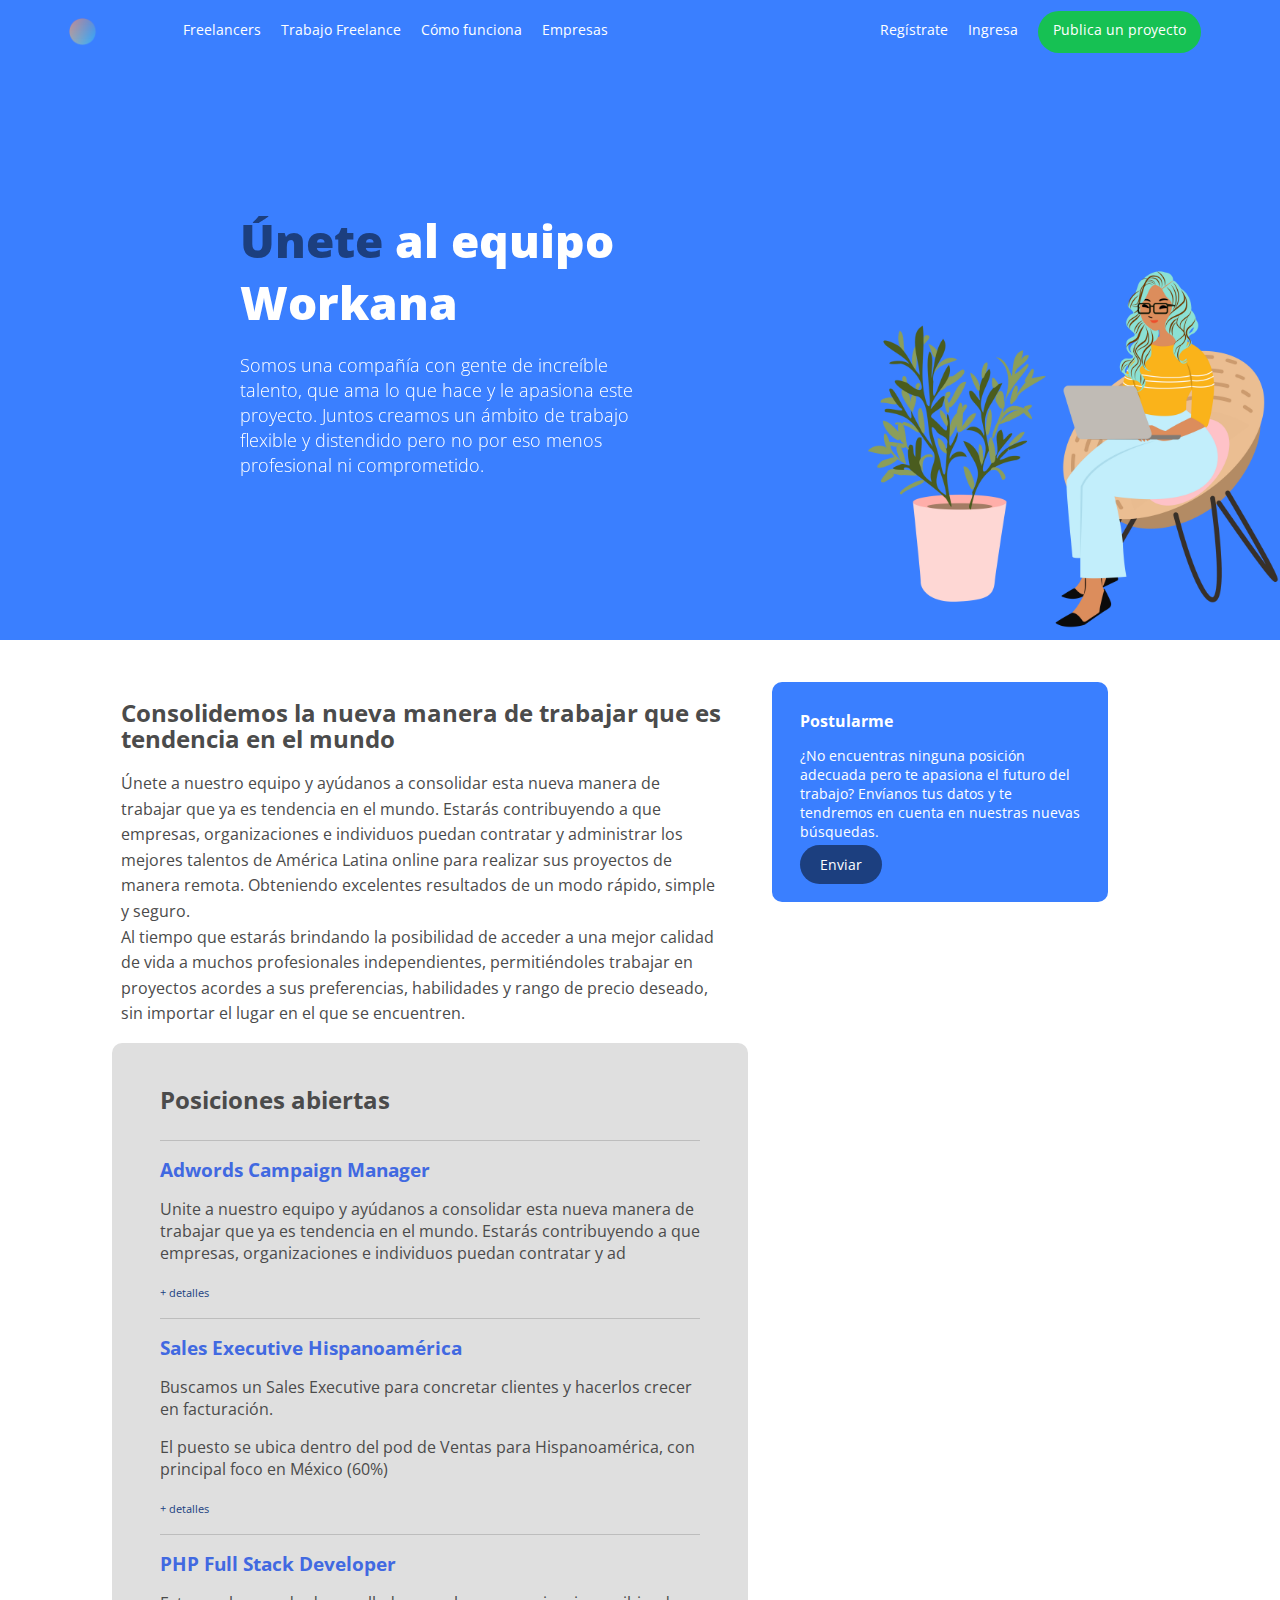
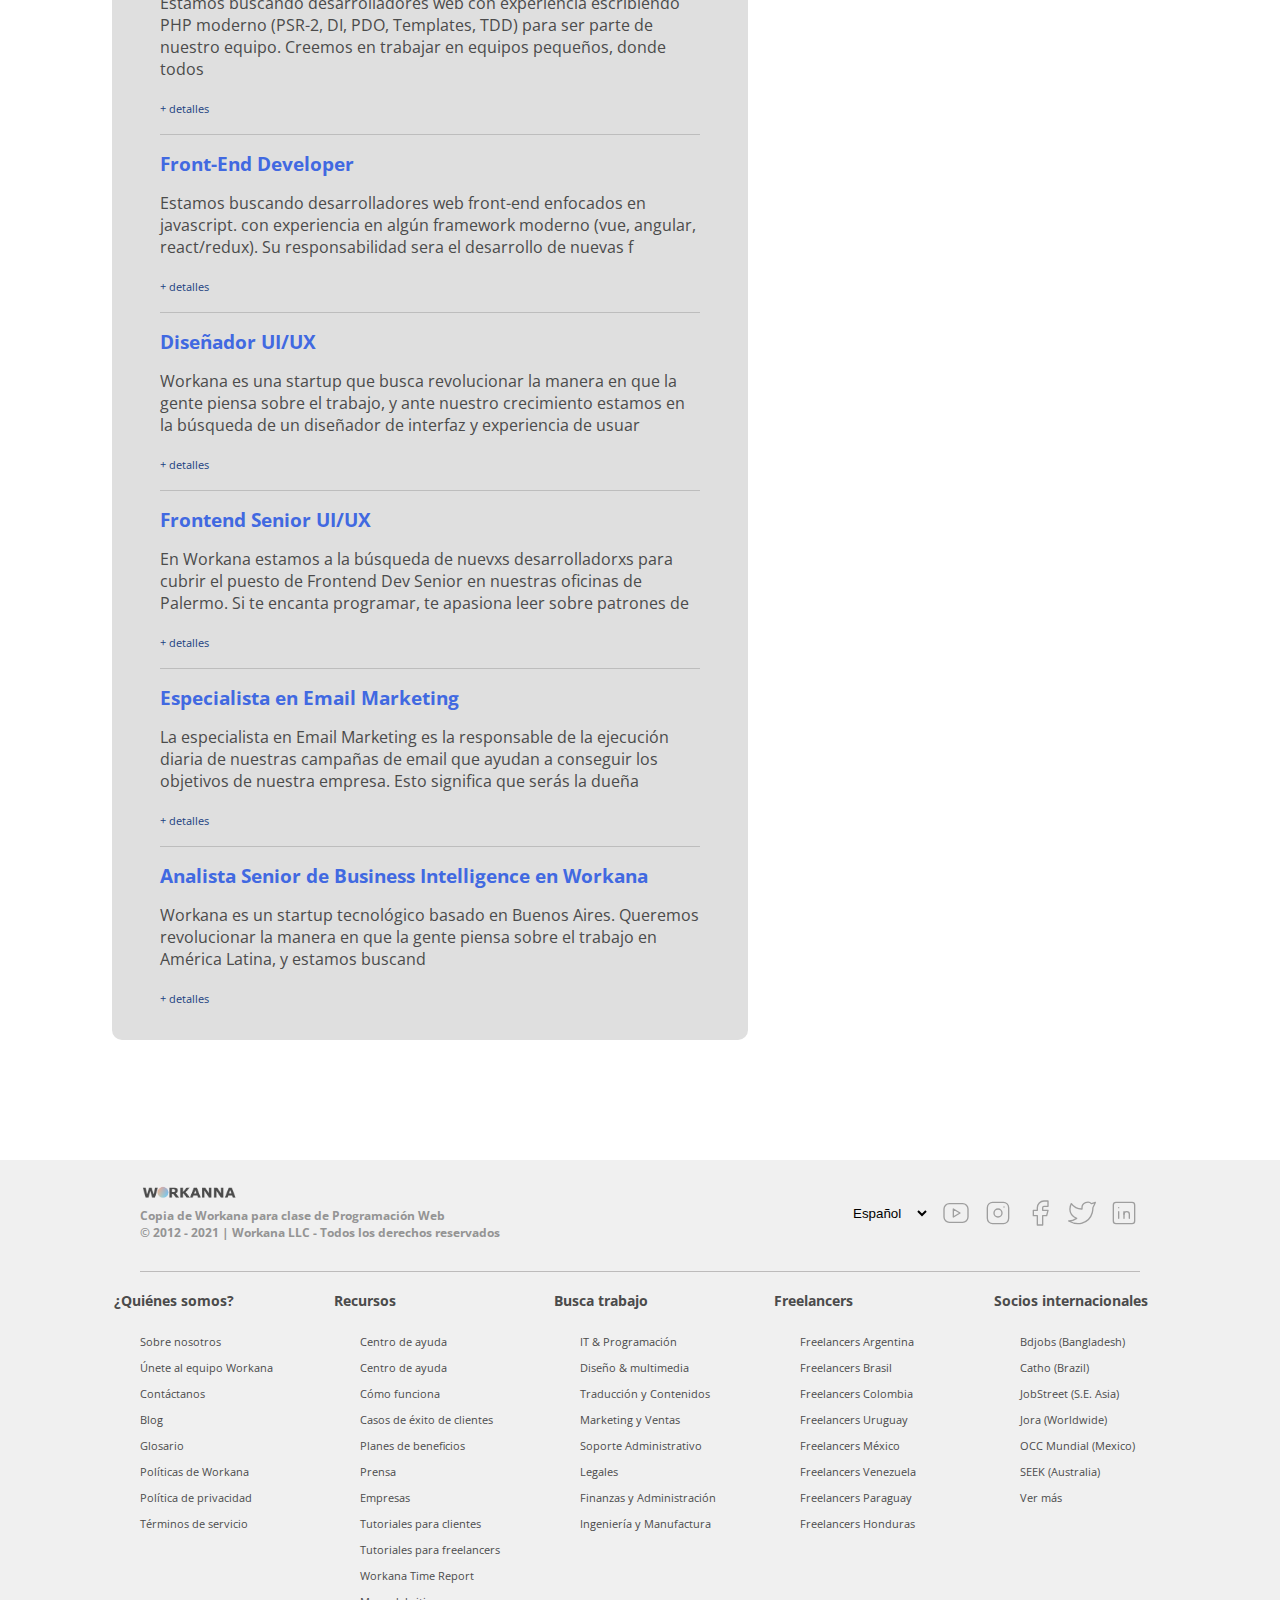
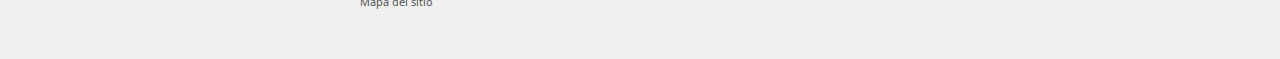
<file: HTML/hiring.html>
<!DOCTYPE html>
<html lang="en">

<head>
    <meta charset="UTF-8">
    <meta http-equiv="X-UA-Compatible" content="IE=edge">
    <meta name="viewport" content="width=device-width, initial-scale=1.0">
    <link rel="preconnect" href="https://fonts.googleapis.com">
    <link rel="preconnect" href="https://fonts.gstatic.com" crossorigin>
    <link href="https://fonts.googleapis.com/css2?family=Roboto:wght@300&display=swap" rel="stylesheet">
    <link rel="preconnect" href="https://fonts.googleapis.com">
    <link rel="preconnect" href="https://fonts.gstatic.com" crossorigin>
    <link href="https://fonts.googleapis.com/css2?family=Open+Sans&display=swap" rel="stylesheet">
    <link rel="stylesheet" href="../CSS/style.css">
    <link rel="stylesheet" href="../CSS/style-effect.css">
    <link rel="stylesheet" href="../CSS/style-hiring.css">
    <title>WorkAnna - Únete al Equipo</title>
</head>

<body>

    <header>
        <nav>
            <a class="logo" href="../index.html">
            </a>
            <div class="partes">
                <a href="https://www.workana.com/freelancers?ref=home_top_bar">Freelancers</a>
                <a href="https://www.workana.com/jobs?ref=home_top_bar">Trabajo Freelance</a>
                <a href="https://www.workana.com/how-it-works?ref=home_top_bar">Cómo funciona</a>
                <a href="https://www.workana.com/business?ref=home_top_bar">Empresas</a>
            </div>
            <div class="interaccion">
                <a href="https://www.workana.com/signup?ref=home_top_bar">Regístrate</a>
                <a href="https://www.workana.com/login?ref=home_top_bar">Ingresa</a>
                <a href="https://www.workana.com/post-project-fs/?ref=home_top_bar" class="publica-proyecto">Publica un
                    proyecto</a>
            </div>
        </nav>
        <div class="container-header">
            <div class="separador-imagen">
                <div class="anuncio"><span class="negrita1">Únete</span> al equipo Workana
                    <p>Somos una compañía con gente de increíble talento, que ama lo que hace y le apasiona este
                        proyecto.
                        Juntos creamos un ámbito de trabajo flexible y distendido pero no por eso menos profesional ni
                        comprometido.</p>
                </div>
                <img class="personas-img" src="..//Media/pot.png" alt="">
            </div>
        </div>
    </header>

    <main>
        <div class="container-info">
            <article>
                <h2>Consolidemos la nueva manera de trabajar que es tendencia en el mundo</h2>
                <p>Únete a nuestro equipo y ayúdanos a consolidar esta nueva manera de trabajar que ya es tendencia en
                    el mundo. Estarás contribuyendo a que empresas, organizaciones e individuos puedan contratar y
                    administrar los mejores talentos de América Latina online para realizar sus proyectos de manera
                    remota. Obteniendo excelentes resultados de un modo rápido, simple y seguro.</p>
                <p>Al tiempo que estarás brindando la posibilidad de acceder a una mejor calidad de vida a muchos
                    profesionales independientes, permitiéndoles trabajar en proyectos acordes a sus preferencias,
                    habilidades y rango de precio deseado, sin importar el lugar en el que se encuentren.</p>
            </article>
            <div class="posiciones">
                <h2>Posiciones abiertas</h2>
                <section>
                    <h3>Adwords Campaign Manager</h3>
                    <p>Unite a nuestro equipo y ayúdanos a consolidar esta nueva manera de trabajar que ya es tendencia
                        en el mundo. Estarás contribuyendo a que empresas, organizaciones e individuos puedan contratar
                        y ad</p>
                    <a href="./not-done.html">+ detalles</a>
                </section>
                <section>
                    <h3>Sales Executive Hispanoamérica</h3>
                    <p>Buscamos un Sales Executive para concretar clientes y hacerlos crecer en facturación.</p>
                    <p>El puesto se ubica dentro del pod de Ventas para Hispanoamérica, con principal foco en México
                        (60%)</p>
                    <a href="./not-done.html">+ detalles</a>
                </section>
                <section>
                    <h3>PHP Full Stack Developer</h3>
                    <p>Estamos buscando desarrolladores web con experiencia escribiendo PHP moderno (PSR-2, DI, PDO,
                        Templates, TDD) para ser parte de nuestro equipo. Creemos en trabajar en equipos pequeños, donde
                        todos</p>
                    <a href="./not-done.html">+ detalles</a>
                </section>
                <section>
                    <h3>Front-End Developer</h3>
                    <p>Estamos buscando desarrolladores web front-end enfocados en javascript. con experiencia en algún
                        framework moderno (vue, angular, react/redux).
                        Su responsabilidad sera el desarrollo de nuevas f</p>
                    <a href="./not-done.html">+ detalles</a>
                </section>
                <section>
                    <h3>Diseñador UI/UX</h3>
                    <p>Workana es una startup que busca revolucionar la manera en que la gente piensa sobre el trabajo,
                        y ante nuestro crecimiento estamos en la búsqueda de un diseñador de interfaz y experiencia de
                        usuar</p>
                    <a href="./not-done.html">+ detalles</a>
                </section>
                <section>
                    <h3>Frontend Senior UI/UX</h3>
                    <p>En Workana estamos a la búsqueda de nuevxs desarrolladorxs para cubrir el puesto de Frontend Dev
                        Senior en nuestras oficinas de Palermo. Si te encanta programar, te apasiona leer sobre patrones
                        de</p>
                    <a href="./not-done.html">+ detalles</a>
                </section>
                <section>
                    <h3>Especialista en Email Marketing</h3>
                    <p>La especialista en Email Marketing es la responsable de la ejecución diaria de nuestras campañas
                        de email que ayudan a conseguir los objetivos de nuestra empresa. Esto significa que serás la
                        dueña</p>
                    <a href="./not-done.html">+ detalles</a>
                </section>
                <section>
                    <h3>Analista Senior de Business Intelligence en Workana</h3>
                    <p>Workana es un startup tecnológico basado en Buenos Aires. Queremos revolucionar la manera en que
                        la gente piensa sobre el trabajo en América Latina, y estamos buscand</p>
                    <a href="./not-done.html">+ detalles</a>
                </section>
            </div>
        </div>
        <aside class="postularme">
            <h3>Postularme</h3>
            <p>¿No encuentras ninguna posición adecuada pero te apasiona el futuro del trabajo? Envíanos tus datos y te
                tendremos en cuenta en nuestras nuevas búsquedas.</p>
            <a href="./not-done.html" class="boton-azul">Enviar</a>
        </aside>
    </main>


    <footer>
        <section id="header-footer">
            <div class="Derechos">
                <a href="../index.html"> <img src="../Media/logo2.png" alt=""></a>
                <h6>Copia de Workana para clase de Programación Web<br>
                    © 2012 - 2021 | Workana LLC - Todos los derechos reservados</h6>
            </div>
            <div class="Redes">
                <form action="">
                    <select name="idioma" id="idioma">
                        <option value="es">Español</option>
                        <option value="pt">Portugués</option>
                    </select>
                </form>
                <a href="./not-done.html" class="svg"><svg xmlns="http://www.w3.org/2000/svg"
                        class="icon icon-tabler icon-tabler-brand-youtube" width="32" height="32" viewBox="0 0 24 24"
                        stroke-width="1" stroke="#9e9e9e" fill="none" stroke-linecap="round" stroke-linejoin="round">
                        <path stroke="none" d="M0 0h24v24H0z" fill="none" />
                        <rect x="3" y="5" width="18" height="14" rx="4" />
                        <path d="M10 9l5 3l-5 3z" />
                    </svg></a>
                <a href="./not-done.html" class="svg"><svg xmlns="http://www.w3.org/2000/svg"
                        class="icon icon-tabler icon-tabler-brand-instagram" width="32" height="32" viewBox="0 0 24 24"
                        stroke-width="1" stroke="#9e9e9e" fill="none" stroke-linecap="round" stroke-linejoin="round">
                        <path stroke="none" d="M0 0h24v24H0z" fill="none" />
                        <rect x="4" y="4" width="16" height="16" rx="4" />
                        <circle cx="12" cy="12" r="3" />
                        <line x1="16.5" y1="7.5" x2="16.5" y2="7.501" />
                    </svg></a>
                <a href="./not-done.html" class="svg"><svg xmlns="http://www.w3.org/2000/svg"
                        class="icon icon-tabler icon-tabler-brand-facebook" width="32" height="32" viewBox="0 0 24 24"
                        stroke-width="1" stroke="#9e9e9e" fill="none" stroke-linecap="round" stroke-linejoin="round">
                        <path stroke="none" d="M0 0h24v24H0z" fill="none" />
                        <path d="M7 10v4h3v7h4v-7h3l1 -4h-4v-2a1 1 0 0 1 1 -1h3v-4h-3a5 5 0 0 0 -5 5v2h-3" />
                    </svg></a>
                <a href="./not-done.html" class="svg"><svg xmlns="http://www.w3.org/2000/svg"
                        class="icon icon-tabler icon-tabler-brand-twitter" width="32" height="32" viewBox="0 0 24 24"
                        stroke-width="1" stroke="#9e9e9e" fill="none" stroke-linecap="round" stroke-linejoin="round">
                        <path stroke="none" d="M0 0h24v24H0z" fill="none" />
                        <path
                            d="M22 4.01c-1 .49 -1.98 .689 -3 .99c-1.121 -1.265 -2.783 -1.335 -4.38 -.737s-2.643 2.06 -2.62 3.737v1c-3.245 .083 -6.135 -1.395 -8 -4c0 0 -4.182 7.433 4 11c-1.872 1.247 -3.739 2.088 -6 2c3.308 1.803 6.913 2.423 10.034 1.517c3.58 -1.04 6.522 -3.723 7.651 -7.742a13.84 13.84 0 0 0 .497 -3.753c-.002 -.249 1.51 -2.772 1.818 -4.013z" />
                    </svg></a>
                <a href="./not-done.html" class="svg"><svg xmlns="http://www.w3.org/2000/svg"
                        class="icon icon-tabler icon-tabler-brand-linkedin" width="32" height="32" viewBox="0 0 24 24"
                        stroke-width="1" stroke="#9e9e9e" fill="none" stroke-linecap="round" stroke-linejoin="round">
                        <path stroke="none" d="M0 0h24v24H0z" fill="none" />
                        <rect x="4" y="4" width="16" height="16" rx="2" />
                        <line x1="8" y1="11" x2="8" y2="16" />
                        <line x1="8" y1="8" x2="8" y2="8.01" />
                        <line x1="12" y1="16" x2="12" y2="11" />
                        <path d="M16 16v-3a2 2 0 0 0 -4 0" />
                    </svg></a>
            </div>
        </section>
        <section id="summary">
            <div class="container-summary">
                <h4>¿Quiénes somos?</h4>
                <ul>
                    <li><a href="../HTML/about.html">Sobre nosotros</a></li>
                    <li><a href="./not-done.html">Únete al equipo Workana</a></li>
                    <li><a href="./not-done.html">Contáctanos</a></li>
                    <li><a href="./not-done.html">Blog</a></li>
                    <li><a href="./not-done.html">Glosario</a></li>
                    <li><a href="./not-done.html">Políticas de Workana</a></li>
                    <li><a href="./not-done.html">Política de privacidad</a></li>
                    <li><a href="./not-done.html">Términos de servicio</a></li>
                </ul>
            </div>
            <div class="container-summary">
                <h4>Recursos</h4>
                <ul>
                    <li><a href="./not-done.html">Centro de ayuda</a></li>
                    <li><a href="./not-done.html">Centro de ayuda</a></li>
                    <li><a href="./not-done.html">Cómo funciona</a></li>
                    <li><a href="./not-done.html">Casos de éxito de clientes</a></li>
                    <li><a href="./not-done.html">Planes de beneficios</a></li>
                    <li><a href="./not-done.html">Prensa</a></li>
                    <li><a href="./not-done.html">Empresas</a></li>
                    <li><a href="./not-done.html">Tutoriales para clientes</a></li>
                    <li><a href="./not-done.html">Tutoriales para freelancers</a></li>
                    <li><a href="./not-done.html">Workana Time Report</a></li>
                    <li><a href="./not-done.html">Mapa del sitio</a></li>
                </ul>
            </div>
            <div class="container-summary">
                <h4>Busca trabajo</h4>
                <ul>
                    <li><a href="./not-done.html">IT & Programación</a></li>
                    <li><a href="./not-done.html">Diseño & multimedia</a></li>
                    <li><a href="./not-done.html">Traducción y Contenidos</a></li>
                    <li><a href="./not-done.html">Marketing y Ventas</a></li>
                    <li><a href="./not-done.html">Soporte Administrativo</a></li>
                    <li><a href="./not-done.html">Legales</a></li>
                    <li><a href="./not-done.html">Finanzas y Administración</a></li>
                    <li><a href="./not-done.html">Ingeniería y Manufactura</a></li>
                </ul>
            </div>
            <div class="container-summary">
                <h4>Freelancers</h4>
                <ul>
                    <li><a href="./not-done.html">Freelancers Argentina</a></li>
                    <li><a href="./not-done.html">Freelancers Brasil</a></li>
                    <li><a href="./not-done.html">Freelancers Colombia</a></li>
                    <li><a href="./not-done.html">Freelancers Uruguay</a></li>
                    <li><a href="./not-done.html">Freelancers México</a></li>
                    <li><a href="./not-done.html">Freelancers Venezuela</a></li>
                    <li><a href="./not-done.html">Freelancers Paraguay</a></li>
                    <li><a href="./not-done.html">Freelancers Honduras</a></li>
                </ul>
            </div>
            <div class="container-summary">
                <h4>Socios internacionales</h4>
                <ul>
                    <li><a href="./not-done.html">Bdjobs (Bangladesh)</a></li>
                    <li><a href="./not-done.html">Catho (Brazil)</a></li>
                    <li><a href="./not-done.html">JobStreet (S.E. Asia)</a></li>
                    <li><a href="./not-done.html">Jora (Worldwide)</a></li>
                    <li><a href="./not-done.html">OCC Mundial (Mexico)</a></li>
                    <li><a href="./not-done.html">SEEK (Australia)</a></li>
                    <li><a href="./not-done.html">Ver más</a></li>
                </ul>
            </div>
        </section>
    </footer>
</body>

</html>
</file>
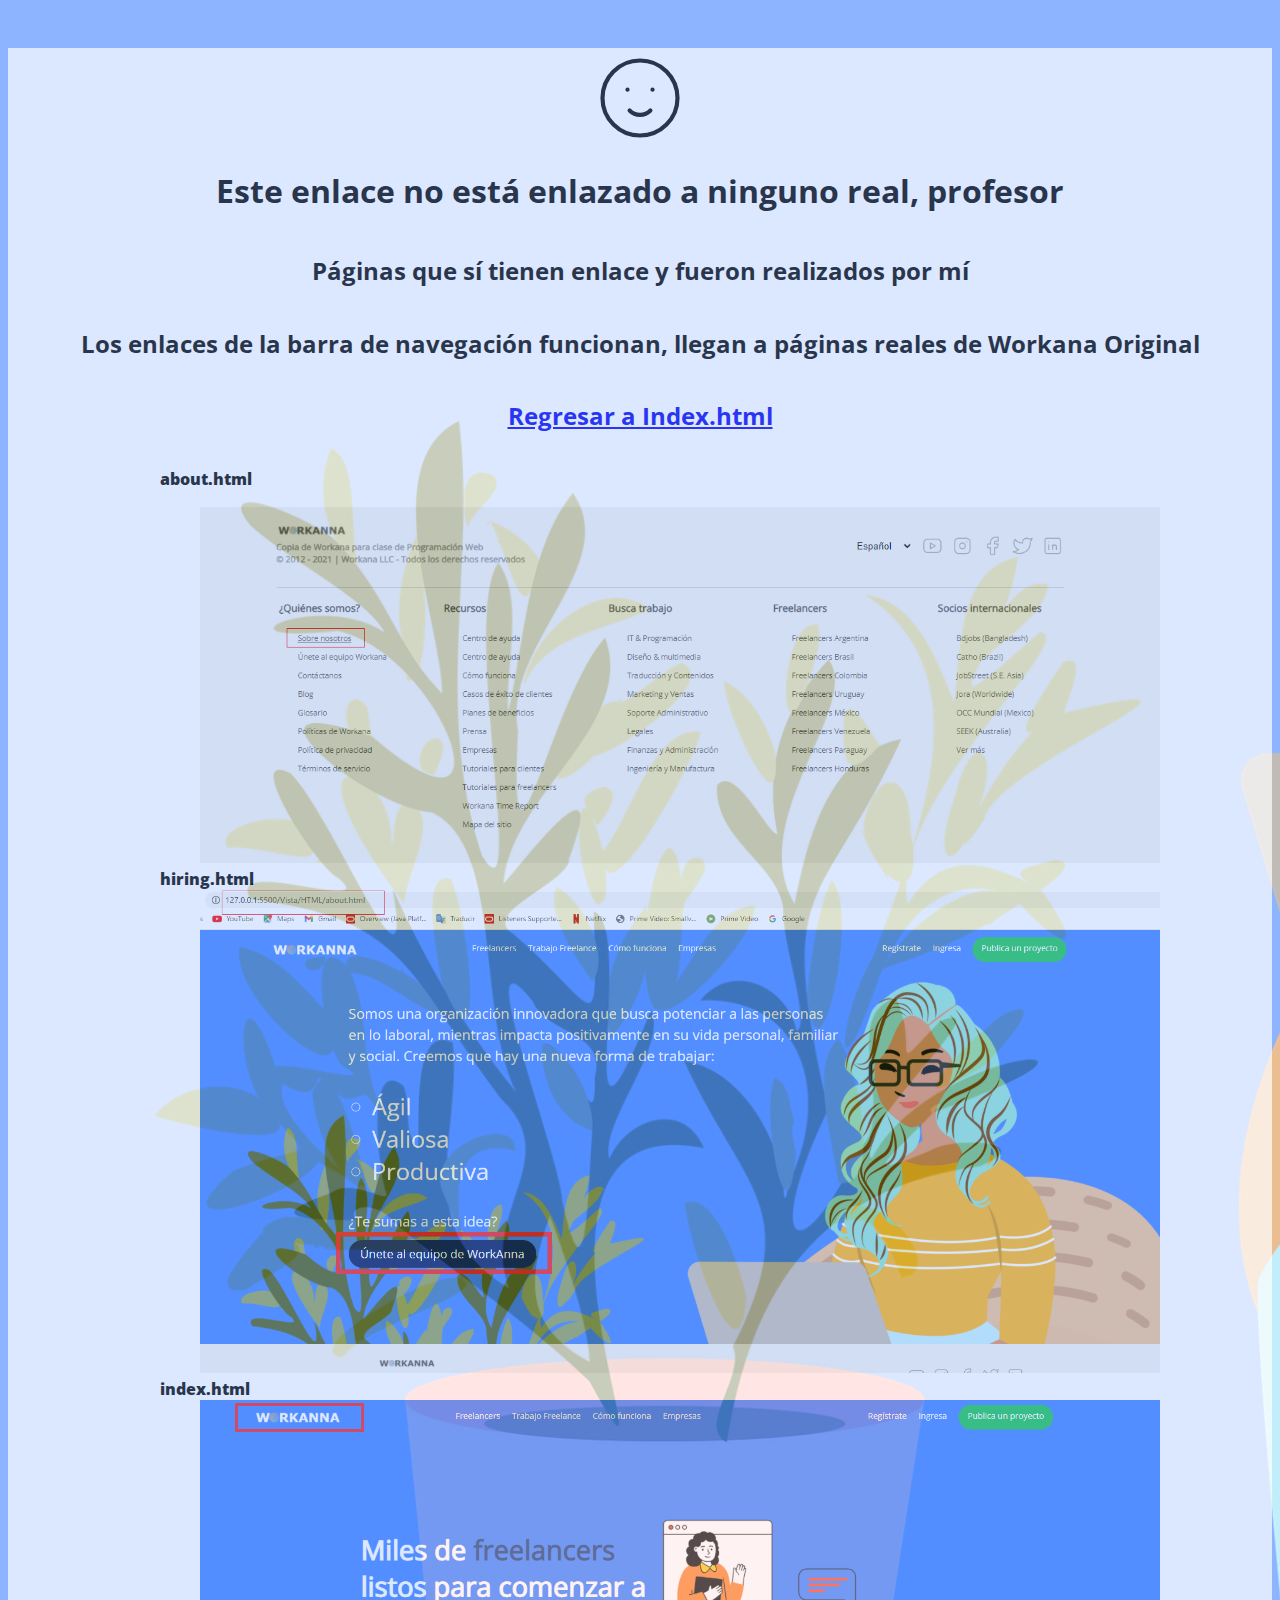
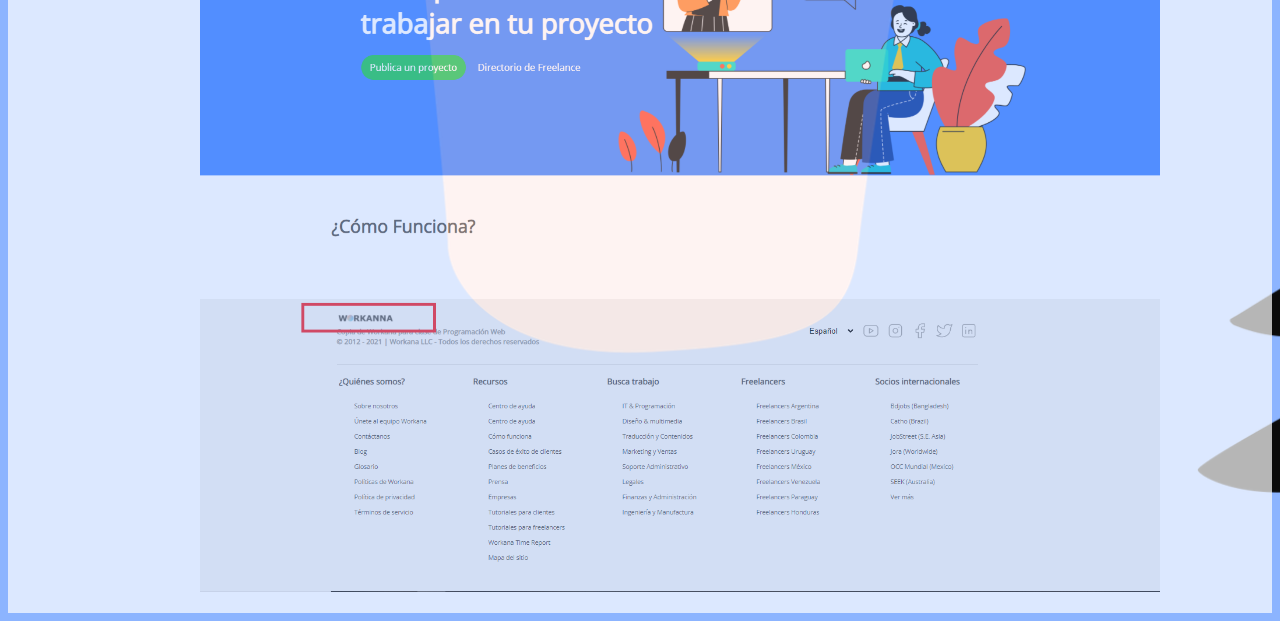
<file: HTML/not-done.html>
<!DOCTYPE html>
<html lang="en">

<head>
    <meta charset="UTF-8">
    <meta http-equiv="X-UA-Compatible" content="IE=edge">
    <meta name="viewport" content="width=device-width, initial-scale=1.0">
    <link rel="preconnect" href="https://fonts.googleapis.com">
    <link rel="preconnect" href="https://fonts.gstatic.com" crossorigin>
    <link href="https://fonts.googleapis.com/css2?family=Roboto:wght@300&display=swap" rel="stylesheet">
    <link rel="preconnect" href="https://fonts.googleapis.com">
    <link rel="preconnect" href="https://fonts.gstatic.com" crossorigin>
    <link href="https://fonts.googleapis.com/css2?family=Open+Sans&display=swap" rel="stylesheet">
    <link rel="stylesheet" href="../CSS/style-info.css">
    <title>WorkAnna - Enlace</title>
</head>

<body>
    <main>
        <div class="container-color">
            <svg xmlns="http://www.w3.org/2000/svg" class="icon icon-tabler icon-tabler-mood-smile" width="100"
                height="100" viewBox="0 0 24 24" stroke-width="1" stroke="#000000" fill="none" stroke-linecap="round"
                stroke-linejoin="round">
                <path stroke="none" d="M0 0h24v24H0z" fill="none" />
                <circle cx="12" cy="12" r="9" />
                <line x1="9" y1="10" x2="9.01" y2="10" />
                <line x1="15" y1="10" x2="15.01" y2="10" />
                <path d="M9.5 15a3.5 3.5 0 0 0 5 0" />
            </svg>
            <h1>Este enlace no está enlazado a ninguno real, profesor </h1>
            <h2>Páginas que sí tienen enlace y fueron realizados por mí
            </h2>
            <h2>Los enlaces de la barra de navegación funcionan, llegan a páginas reales de Workana Original</h2>
            <a href="../index.html">
                <h2>Regresar a Index.html</h2>
            </a>
            <ul>
                <li>about.html
                    <ol>
                        <li><img src="../Media/enlaceAbout.png" alt=""></li>
                    </ol>
                </li>
                <li>hiring.html
                    <ol>
                        <li><img src="../Media/EnlaceHiring.png" alt=""></li>
                    </ol>
                </li>
                <li>index.html
                    <ol>
                        <li><img src="../Media/enlaceIndex1.png" alt=""></li>
                        <li><img src="../Media/enlaceIndex2.png" alt=""></li>
                    </ol>
                </li>
            </ul>

        </div>
    </main>
</body>

</html>
</file>
<file: CSS/style.css>
body{
    font-family: 'Open Sans', sans-serif;
    margin:0;
    padding:0;
    font-size: 20px;
    display:flex;
    flex-flow: column nowrap;
}
a{    
    text-decoration: none;
}

header{
    background-color: rgb(58, 127, 255);
    height: 40rem;
    top: 5em;
    display: flex;
    flex-flow: column nowrap;
    align-items: center;
}
    nav{
        background-color: rgb(58, 127, 255);
        font-size: .7em;
        height: 7%;
        display: flex;
        /*En columna la barra de navegación, para distribución*/
        flex-flow: row nowrap;
        justify-content: center;
        align-items: center;
        /*Para que se mueva junto con el scroll*/
        position: fixed;
        width: 100%;
    }
        .logo{
            height: 2em;
            width: 12em;
            display: flex;
            align-items: center;
            justify-content: flex-end;
            /*Preferible tratar el logo como contenedor de imagen
            porque así se puede cambiar la imagen con un media query*/
            background-image: url("../Media/workanna.drawio.png");
            /*Contain permite que salga completa, no-repeat para que sólo se vea una vez*/
            background-size: contain;
            background-repeat: no-repeat;
            display: flex;
            align-items: center;
        }
        .logo img{
            height: 50%;
        }
        .partes{
            width: 40%;
            color: white;
            display: flex;
            flex-flow: row nowrap;
            justify-content: center;
        }
            .partes a, .interaccion a{
                color:white;
                padding-bottom: 9px;
                padding-top: 9px;
                margin: 2px 10px;
                /*Evita que cuando se agregue el efecto con borde se vea como que se levanta*/
                border-bottom: 5px solid transparent;
            }
        .interaccion{
            display: flex;
            width: 28%;
            flex-flow: row nowrap;
            justify-content: center;
            align-items: center;
        }
            .publica-proyecto{
                /*Le da color y con border-radius le da el redondeado al botón*/
                background-color: rgb(22,193,83);
                border-radius: 30px;
                padding: 10px 15px;
                text-align: center;
                color:white;
            }
    .container-header{
        position: relative;
        width: 55em;
        height: 85%;
        top: 4em;
        display: flex;
        flex-flow: column nowrap;
        justify-content: center;
        align-items: flex-start;
    }
        .container-a-header{
            margin-top: 1.5em;
            font-size: .8em;
            display: flex;
            flex-flow: row nowrap;
            align-items: center;
            justify-content: center;
        }   
            .directorio{
                color: white;
                margin-left: 20px;
            }
        .anuncio{
            font-size: 2.3em;
            text-align: left;
            /*Acomoda para que no se escondan los elementos en la navbar*/
            justify-content: flex-end;
            align-items: flex-end;
            width: 50%;
            color: white;
            font-weight: 900;
        }
        .negrita1{            
            color: rgb(28, 63, 127);
        }
        .personas-img{
            position: absolute;
            height: 25em;
            left: 20em;
            top: 4.5em;
        }

main{
    display: flex;
    flex-flow: column nowrap;
    align-items: center;
    color: rgb(75, 75, 75);
}

    #Informacion{
        width: 60em;
        height: auto;
        margin-top: 2em;
    }
        section h2{
            font-size: 1.5em;
        }
        .container-Informacion{
            font-size: .9em;
            width: 100%;
            margin-top: 1.8em;
            margin-bottom: 2em;
            display: flex;
            /*Con wrap, se acomodan automáticamente según su tamaño*/
            flex-flow: row wrap;
            justify-content: center;
        }
        .container-como-funciona{
            /*Se establece de 20% para que se muestren 4 por fila*/
            width: 20%;
            margin-right: 5%;
        }
        #Informacion .publica-proyecto{
            font-size: .7em;
            margin-right: 20px;
        }
        section a{
            color: rgb(28, 63, 127);
            text-decoration: none;
            font-size: .7em;
        }
    .Proyectos{
        background-color: rgb(240, 240, 240);
        width: 100%;
        margin-top: 3em;
        margin-bottom: 3em;
        padding-bottom: 3.5em;
        padding-top: 2em;
        display: flex;
        flex-flow: column nowrap;
        align-items: center;
    }
        .container-proyectos{
            width: 60em;
            display: flex;
            flex-flow: row wrap;
            justify-content: center;
        }
        article{
            width: 30%;
            margin-right: 3%;
            font-size: 1em;
        }
        article p{
            margin:0;
        }
        article a h4{
            margin-bottom:5px;
            margin-top: 0;
            font-size: 1.5em;
        }
    #Empresas{
        width: 60em;
    }
        .container-banner{
            background-color: rgb(125,108,223);
            height: 15em;
            color: white;
            border-radius: 10px;
            display: flex;
            flex-flow: row nowrap;
            justify-content: center;
            align-items: center;
            /*Alinea los contenedores de imagen y texto*/
        }
            .banner{
                width: 75%;
                font-size: 1.2em;
            }
            /*El tamño de la imagen es mayor al del contenedor
            así se logr que sobresalga de la tarjeta*/
                .banner a{
                    background-color: rgb(57,40,131);
                    padding: 8px 20px;
                    border-radius: 40px;
                    color: white;
                }
            .container-banner img{
                height: 20em;               
            }

        .container-empresas{
            margin: 3em ;
            display: flex;
            justify-content: center;
        }
            .container-empresas img{
                /*Estandarización de las imágenes*/
                height: 3em;                
                filter:grayscale();
                margin:0px 9%;
                position: static;
            }
        .container-descubre{
            display: flex;
            flex-flow: column nowrap;
            justify-content: center;
            align-items: center;
        }
            .container-anchor-descubre{                
                width: 60%;
                display: flex;
                justify-content: center;
                align-items: center;
                display: flex;
            }
            .container-anchor-descubre a{
                margin: 10px 20px;
            }
            blockquote{
                font-style: italic;
                width: 50%;
                text-align: center;
                font-size: 1.2em;
            }
    #Habilidades{
        width: 60em;
        display: flex;
        flex-flow: column wrap;
        margin-top: 2em;
    }
        .listas{
            display: flex;
            flex-flow: row;
            /*El contenedor de las listas mide 60em también*/
            width: 100%;
            justify-content: center;
        }
            .listas ul{
                margin-left: 2em;
                color:rgb(58, 127, 255);
                line-height: 2em;
                flex: 1 1;
            }
                .listas ul a{
                    color: rgb(75, 75, 75);
                    margin-left: 5px;
                }
        #Habilidades>a{
            color: rgb(58, 127, 255);
            font-size: 1em;
        }
#Noticias{
    width: 100%;
}
    .super-container{
        width: 60em;
    }
        article img{
            height: 1.5em;
            margin-bottom: 1em;
            filter: grayscale();
        }
        #Noticias h2{
            margin-bottom: 1.5em;
        }
        .super-container>a, .boton-azul{
            background-color: rgb(28, 63, 127);
            padding: 10px 20px;
            color: white;
            border-radius: 50px;
        }
        .super-container article{
            margin-bottom: 2em;
        }

#Posibilidades{
    width: 55em;
}
    .container-card{
        display: flex;
        flex-flow: row nowrap;
        justify-content: center;
        margin-bottom: 1em;
        padding-bottom: 2em;
    }
    /*Se le da tamaño de 40% para que quepan 2 y margen*/
        .card{
            width: 40%;
            padding: 0;
        }
        /*Solo se da margen a una tarjeta para no duplicar*/
        .card:last-of-type{
            margin-left: 10%;
        }
        .card figure{
            display: flex;
            justify-content: center;
            align-items: flex-end;
            background-color: rgb(58, 127, 255);
            height: 6em;
            margin:0;
            margin-top: 3em;
            border-radius: 5px;
            width: 100%;
        }
        figure.fondo-dif{
            background-color: rgb(28, 63, 127);
        }
            .card img{
                height: 8em;
            }
        .card h3{
            color: rgb(28, 63, 127);
        }
        .card p{
            font-size: .75em;
            margin-bottom: 1em;
        }
        .boton-azul{
            background-color: rgb(28, 63, 127);
        }
    .container-stats{
        display: flex;
        width: 100%;
    }
        .statistics{
            width: 60%;
            height: 4.5em;
            display: flex;
            flex-flow: row wrap;
            justify-content: flex-start;
            align-items: flex-start;
            color: black;
        }
            .stat h4{
                width:5em;
                font-size: 1.5em;
                margin:0;
                margin-right: 1em;
            }
            .stat h6{
                margin:0;
            }
        .enlaces{
            width: 45%;
            height: 80%;
            display: flex;
            flex-flow: row nowrap;
            justify-content: flex-end;
        }
            .enlaces a{
                margin: 0px 20px;
            }

footer{
    width: 100%;
    background-color: rgb(240, 240, 240);
    margin-top: 4em;
    color: rgb(75, 75, 75);
    display: flex;
    flex-flow: column nowrap;
    justify-content: center;
    align-items: center;
}
    #header-footer{
        width: 55em;
        display: flex;
        flex-flow: row wrap;
        align-items: center;
        border-bottom: 1.5px solid rgb(189, 187, 187);
    }
        .Derechos{
            width: 70%;
            padding-bottom: 1.5em;
            padding-top: 1em;
        }
            .Derechos img{
                width: 7em;
            }
            .Derechos h6{
                margin: 0;
                font-size: .6em;
                color: rgb(148, 148, 148);
            }
        .Redes{
            display: flex;
            flex-flow: row nowrap;
            justify-content: flex-end;
            width: 30%;
        }
        /*Formato de la caja de idiomas*/
            form select{
                background-color: transparent;
                border:none;
            }
            .Redes svg{
                margin-left: 10px;
            }
    #summary{ 
        width: 100%;     
        display: flex;
        flex-flow: row nowrap;
        justify-content: center;
        margin-bottom: 1.5em;
    }
        .container-summary{
            margin-right: 1.5em;
            width: 10em;
        }
        .container-summary:last-of-type{
            margin-right: 0;
        }
            .container-summary h4{
                font-size: .7em;
                margin-left: 1em;
            }
            /*Se quitó el diseño de viñetas*/
            .container-summary ul{
                list-style-type: none;
                margin-left: 0;
                align-items: flex-start;
                font-size: .75em;
                line-height: 1.6em;
            }
            .container-summary ul li a{
                color: rgb(75, 75, 75);
            }
</file>
<file: CSS/style-effect.css>
/*Se vuelven suaves los cambios de hover con .4s*/
a{
    transition: border .4s;
}
.publica-proyecto, .boton-azul, .banner a, .super-container>a {    
    transition: background-color .4s;
}

a:hover{
    text-decoration: underline;
}
/*Le pone un borde azul y cambia la letra a azul*/
nav a:hover{
    border-bottom: 5px solid rgb(0, 38, 191);
    text-decoration: none;
    color: rgb(0, 38, 191);    
}
.logo:hover{
    text-decoration: none;
    border:none;
    background-color: transparent;
}
.publica-proyecto{
    border:none;
}
.publica-proyecto:hover{
    text-decoration: none;
    border: none;
    color: white;
    background-color: rgb(0, 135, 56);
}
.Proyectos a:hover{
    text-decoration: none;
}

.banner a:hover{
    background-color: rgb(38, 27, 89);
    text-decoration: none;
}

.super-container>a:hover, .boton-azul:hover{
    background-color: rgb(0, 24, 94);
    text-decoration: none;
}


@media (max-width: 1280px) {
    /*El logo se vuelve más pequeño*/
    .logo{
        background-image: url("../Media/logo3.png");
        width: 5em;
    }
    /*Le da separación a los enlaces de enmedio con los de la derecha*/
    .interaccion{
        width: 40em;
        justify-content:  flex-end;
    }
    /*Reduce contenedores*/
    #header-footer,#Posibilidades,#Informacion,#Empresas,
     .container-proyectos, #Habilidades, .super-container{
        width: 50em;
    }
    /*Este contenedor necesita ser aún más pequeño*/
    .container-header{
        width: 40em;
    }
    /*cambia la ubicación de la imagen*/
    .personas-img{
        height: 20em;
        top: 8.5em;
        left: 18em;
    }
    /*reduce el margen para que se vean todas*/
    .container-summary{
        margin-right: 1em;
    }

}

@media(max-width: 1090px){    
    /*Muestra sólo la mitad de los enlaces de la barra*/
    .partes, .interaccion a:nth-of-type(2n){
        display: none;
    }
    /*Vuelve a reducr tamaño*/
    #header-footer,#Posibilidades,#Informacion,#Empresas, 
    .container-proyectos, #Habilidades, .super-container{
        width: 40em;
    }
    /*También reduce letra*/
    .container-banner{
        font-size: .8em;
    }
    section h2{
        font-size: 1.3em;
    }
    /*Aumenta su tamaño para mejor visualización*/
    blockquote{
        width: 30em;
    }
    .container-anchor-descubre{
        width: 30em;
    }
    /*muestra la mitad de listas*/
    .listas ul:nth-of-type(2n){
        display: none;
    }
    article{
        width: 40%;    
    }
    .container-proyectos{
        justify-content: flex-start;
    }
    /*Forza a los enlaces a quedar bajo las estadísticas*/
    .container-stats{
        display: flex;
        flex-flow: column;
    }
    .statistics{
        width: 100%;
    }
    div.enlaces{
        display: flex;
        justify-content: center;
        align-items: center;
        width: 100%;
    }
    div.enlaces a{
        width: 40%;
        text-align: center;
    }
    /*Oculta la mitad de listas*/
    .container-summary:nth-of-type(2n){
        display: none;
    }
}
</file>
<file: CSS/style-about.css>
#Que-hacemos, #Valores, #Random{
    background-color: white;
    width: 100%;
    display: flex;
    justify-content: center;
    padding: 3em 0em;
}
.container-que, .container-valores, .container-random{
    width: 60em;
}
#Que-hacemos h2{
    color: rgb(28, 63, 127);
}

/*Pone la imagen por debajo como fondo*/
body{
    background-image: url("../Media/pot.png");
    background-attachment: fixed;
    background-size: cover;
    background-color: rgb(58, 127, 255);
}
    #Que-hacemos{
        background-color: white;
    }
        #Que-hacemos p{
            font-size: 1em;
            line-height: 1.3em;
            color: rgb(43, 43, 43);
        }
        /*Da tamaño cuadrado a las celdas de la tabla*/
        table tr{
            height: 8em;
        }
        tr td{
            width: 8em;
            border: none;
            margin:0;
            background-size: cover;
        }
        /*Da tamaño del doble de celdas a la última columna*/
        tr:first-of-type td:last-of-type{
            width: 16em;
        }
        /*Da diferentes colores a las celdas que tienen texto*/
        tr:nth-of-type(2) td:nth-of-type(2n){
            background-color: rgb(58, 127, 255);
            color: white;
            padding-left: 1.5em;
        }
        tr:nth-of-type(2) td:nth-of-type(2){
            background-color: rgb(25, 57, 116);
        }
        /*Selecciona distintas celdas y les pone imagen de fondo*/
        tr:nth-of-type(3) td:nth-of-type(3n),
        tr:nth-of-type(1) td:nth-of-type(4){
            background-image: url("../Media/trabajo1.jpg");
        }
        tr:nth-of-type(1) td:nth-of-type(2),
        tr:first-of-type td:last-of-type,  
        tr:nth-of-type(3) td:first-of-type{
            background-image: url("../Media/trabajo2.jpg");
        }
        tr:nth-of-type(1) td:first-of-type,
        tr:nth-of-type(3) td:nth-of-type(4){
            background-image: url("../Media/trabajo3.jpg");
        }
        tr:nth-of-type(2) td:first-of-type,
        tr:nth-of-type(3) td:last-of-type{
            background-image: url("../Media/trabajo4.jpg");
        }
        tr:nth-of-type(1) td:nth-of-type(3),
        tr:nth-of-type(2) td:nth-of-type(3),
        tr:nth-of-type(3) td:nth-of-type(2){
            background-image: url("../Media/trabajo5.jpg");
        }
    #Valores{
        background-color: rgb(25, 57, 116);
        color: white;
        display: flex;
        flex-flow: column nowrap;
        justify-content: center;
        align-items: center;
    }
        #Valores h2{
            color: white;
            margin:0;
        }
        .valores{
            display: flex;
            flex-flow: row wrap;
            width: 100%;
        }
        /*Tamaño de 20% para que se vean 4*/
        .valores div{
            width: 20%;
            margin: 3%;
            margin-left: 0;
            margin-bottom: 0;
            font-size: .8em;
            line-height: 1.5em;
        }

    #Random{
        background-color: transparent;
        display: flex;
        flex-flow: column nowrap;
        justify-content: center;
        align-items: center;
        color: white;
    }
        .container-random p{
            width: 35em;
            font-size: 1.2em;
            line-height: 1.5em;
        }
        .container-random ul{
            list-style-type:circle;
            font-size: 2em;
        }
        .container-random .boton-azul{
            font-size: 1em;
        }
    

@media (max-width: 1280px) {
    .container-que, .container-valores, .container-random{
        width: 50em;
    }
    .personas-img{
        height: 18em;
        top: 10em;
        left: 18em;
    }
    /*Permite que se muestren 3, en lugar de 4 valores*/
    .valores div{
        width: 30%;
    }
}
@media(max-width: 1090px){              
    .container-que, .container-valores, .container-random{
        width: 40em;
    }
    /*Se muestran 3, pero a mejor tamaño*/
    .valores div{
        width: 35%;
    }
}
</file>
<file: CSS/style-hiring.css>
div.anuncio p{
    font-size: .4em;
    font-weight: 100;
}
/*reacomod la imagen del header*/
.personas-img{
    left:30em;
}
/*Acomoda los contenedores en fila y los muestra
al mismo nivel, empezando de arriba*/
main{
    width: 100%;
    display: flex;
    flex-flow: row nowrap;
    justify-content: center;
    align-items: flex-start;
}
h3{
    margin:0;
}
.container-info{
    width: 40em;
    display: flex;
    flex-flow: column nowrap;
    align-items: center;
    margin: 2em 0em;
}
.container-info>article{
    width: 100%;
    line-height: 1.6em;
    font-size: .8em;
}
.posiciones{
    width: 90%;
    background-color: rgb(223, 223, 223);
    padding: 1em 3em;
    margin-top: 1em;
    border-radius: 10px;
    font-size: .8em;
}
    .posiciones h3{
        color: royalblue;
    }
    .posiciones>h2{
        border-bottom: 1px solid rgb(189, 189, 189);
        margin: 0;
        padding: 1em 0em;
    }
    /*Escribe la linea de separación*/
    .posiciones>section{
        border-bottom: 1px solid rgb(189, 189, 189);
        padding-bottom: 1em;
        padding-top: 1em;
    }
    /*Menos en la última section*/
    .posiciones section:last-of-type{
        border-bottom: none;
    }

.postularme{
    background-color: rgb(58, 127, 255);
    color: white;
    width: 20em;
    font-size: .7em;
    padding: 2em;
    border-radius: 10px;
    margin: 3em;
}

@media (max-width: 1280px) {
    /*Reduce tamaño, aún se ven los 2 al mismo nivel*/
    .container-info{
        width: 30em;
    }
}
@media(max-width: 1100px){  
    /*mueve el aside abajo del contenedor*/            
    main{
        flex-flow: column wrap;
        justify-content: center;
        align-items: center;
    }
    /*Vuelve a dar tamaño al aside para mejor diseño*/
    .postularme{
        width: 40em;
        margin: 0;
    }

}
</file>
<file: CSS/style-info.css>
html{
    font-family: 'Open sans', sans-serif;
    background-color: rgb(140, 180, 255);
    color: black;
    background-image: url("../Media/pot.png");
    background-size: cover;
    font-weight: 900;
}
main{
    background-color: white;
    width: 100%;
    margin: 0;
    opacity: .7;
}
    .container-color{
        margin-top: 3em;
        display: flex;
        flex-flow: column nowrap;
        justify-content: center;
        align-items: center;
    }
img{
    width: 60em;
}

ul, ol{
    list-style-type: none;
}
</file>
